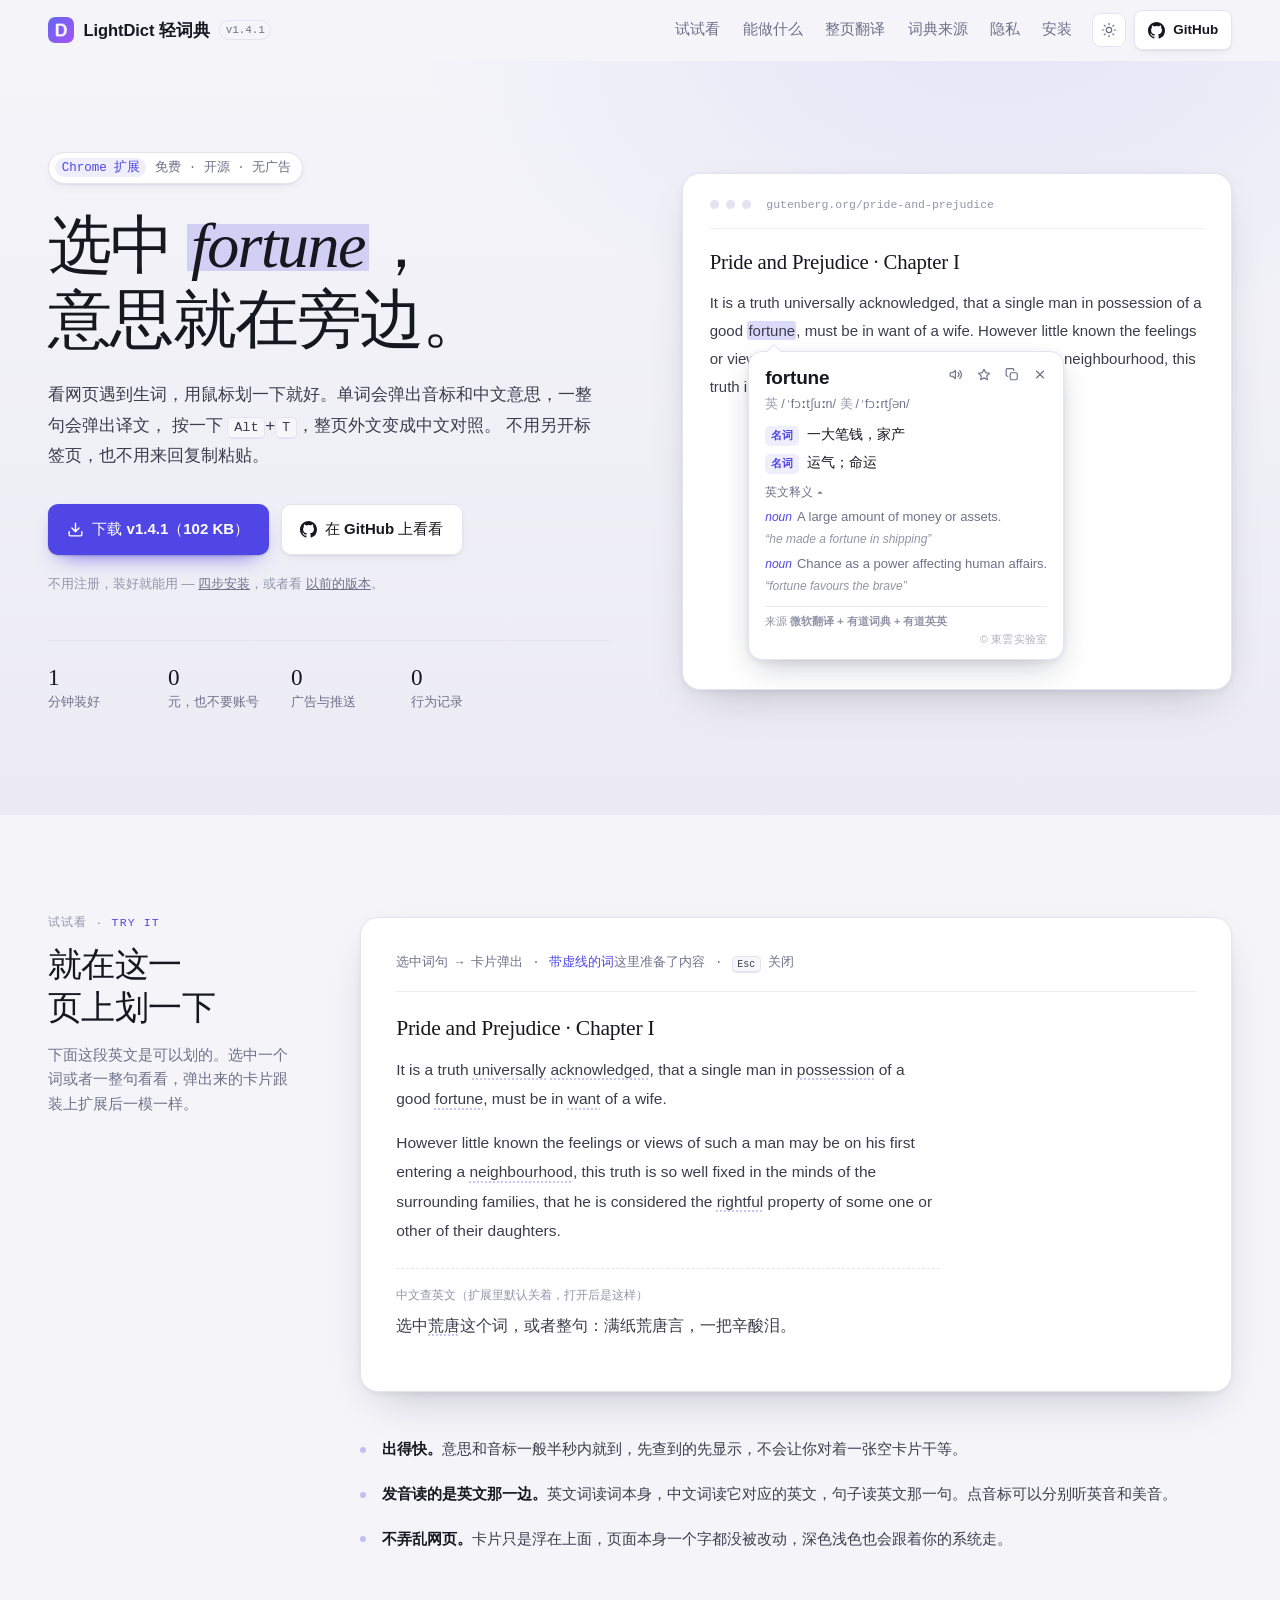
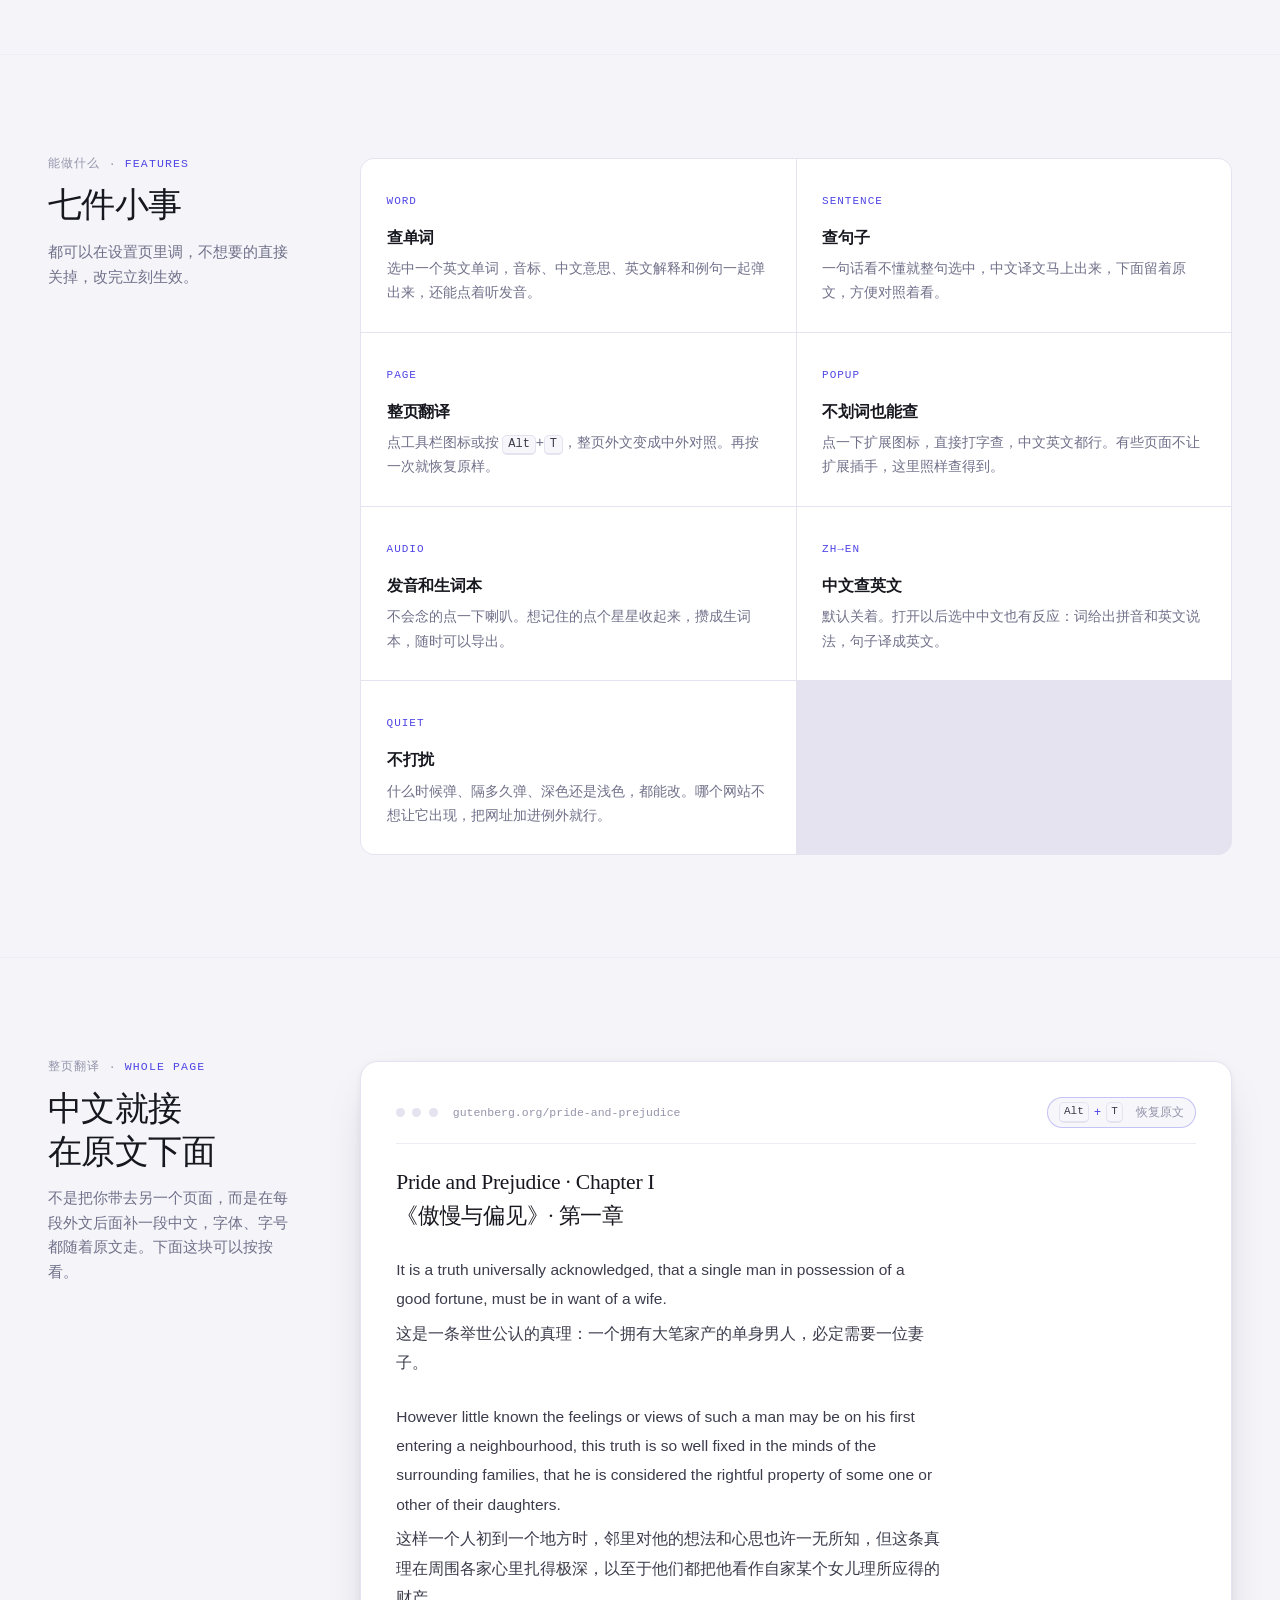
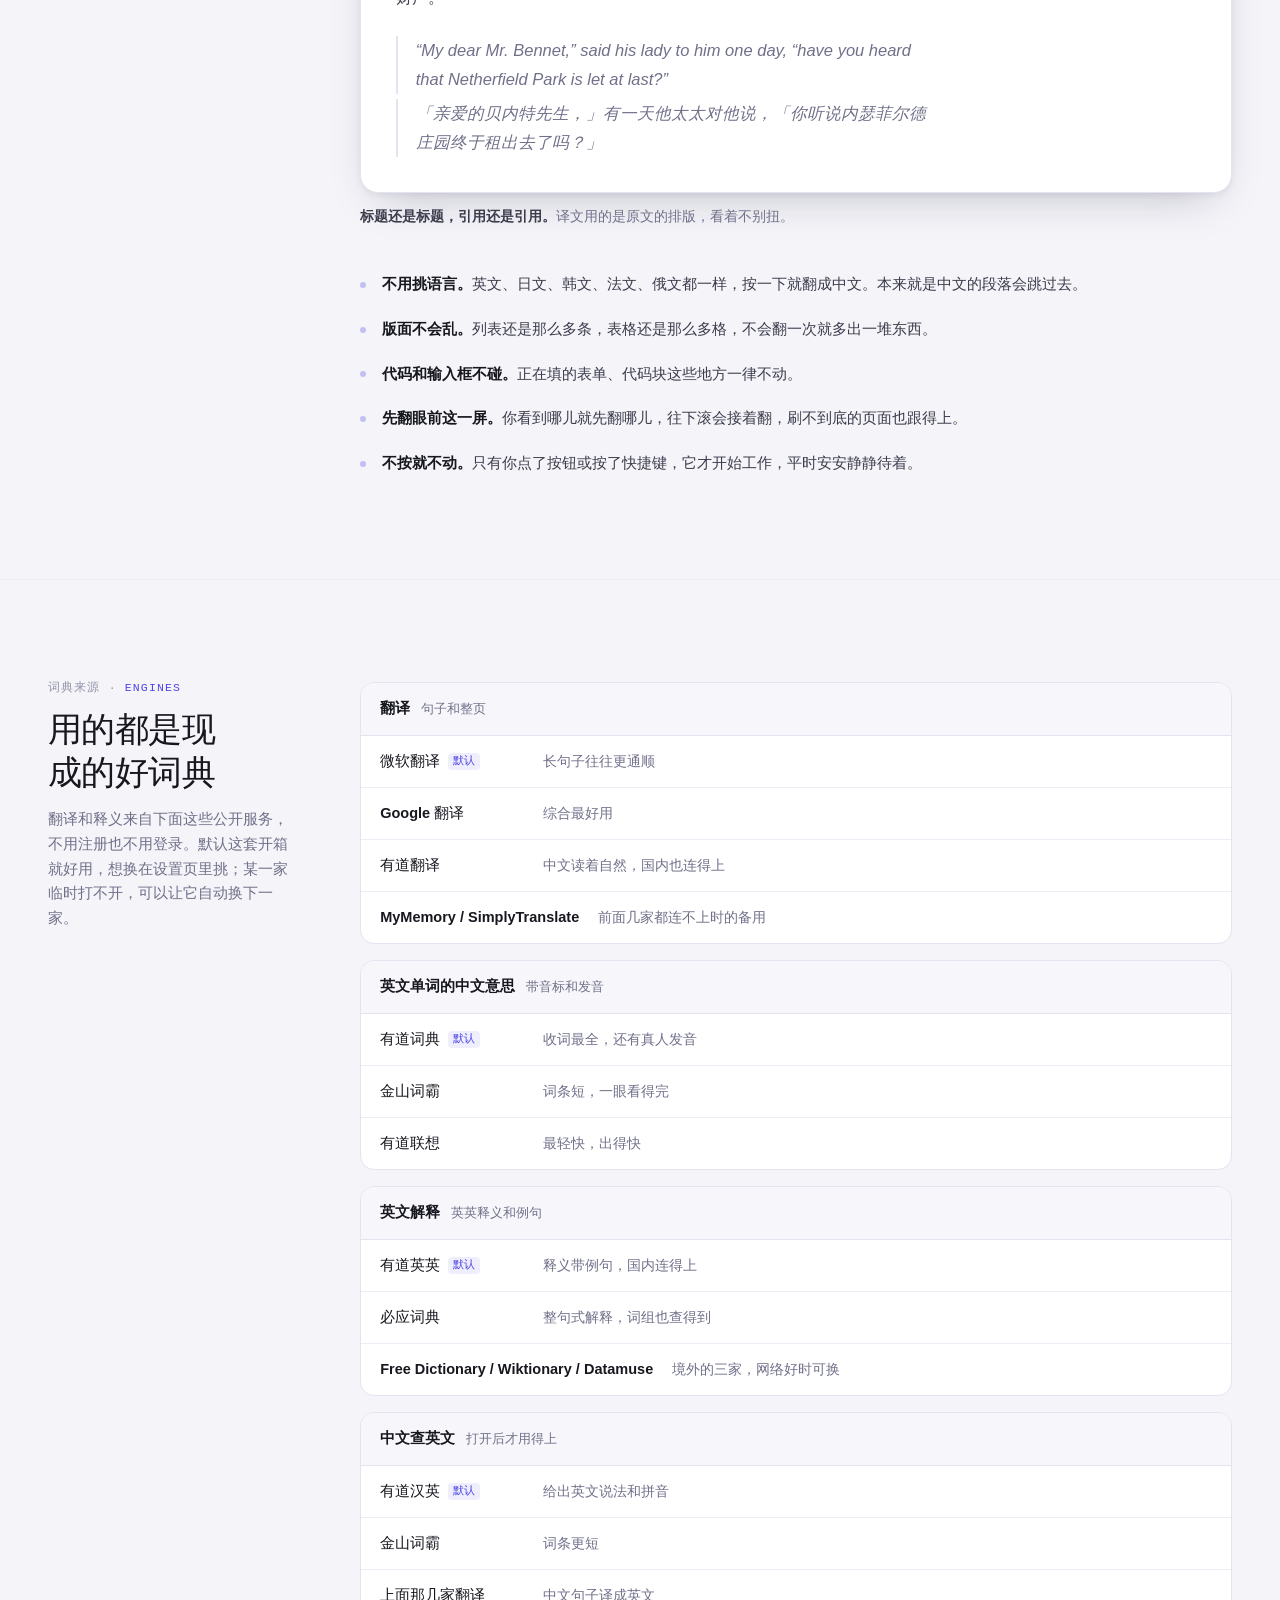
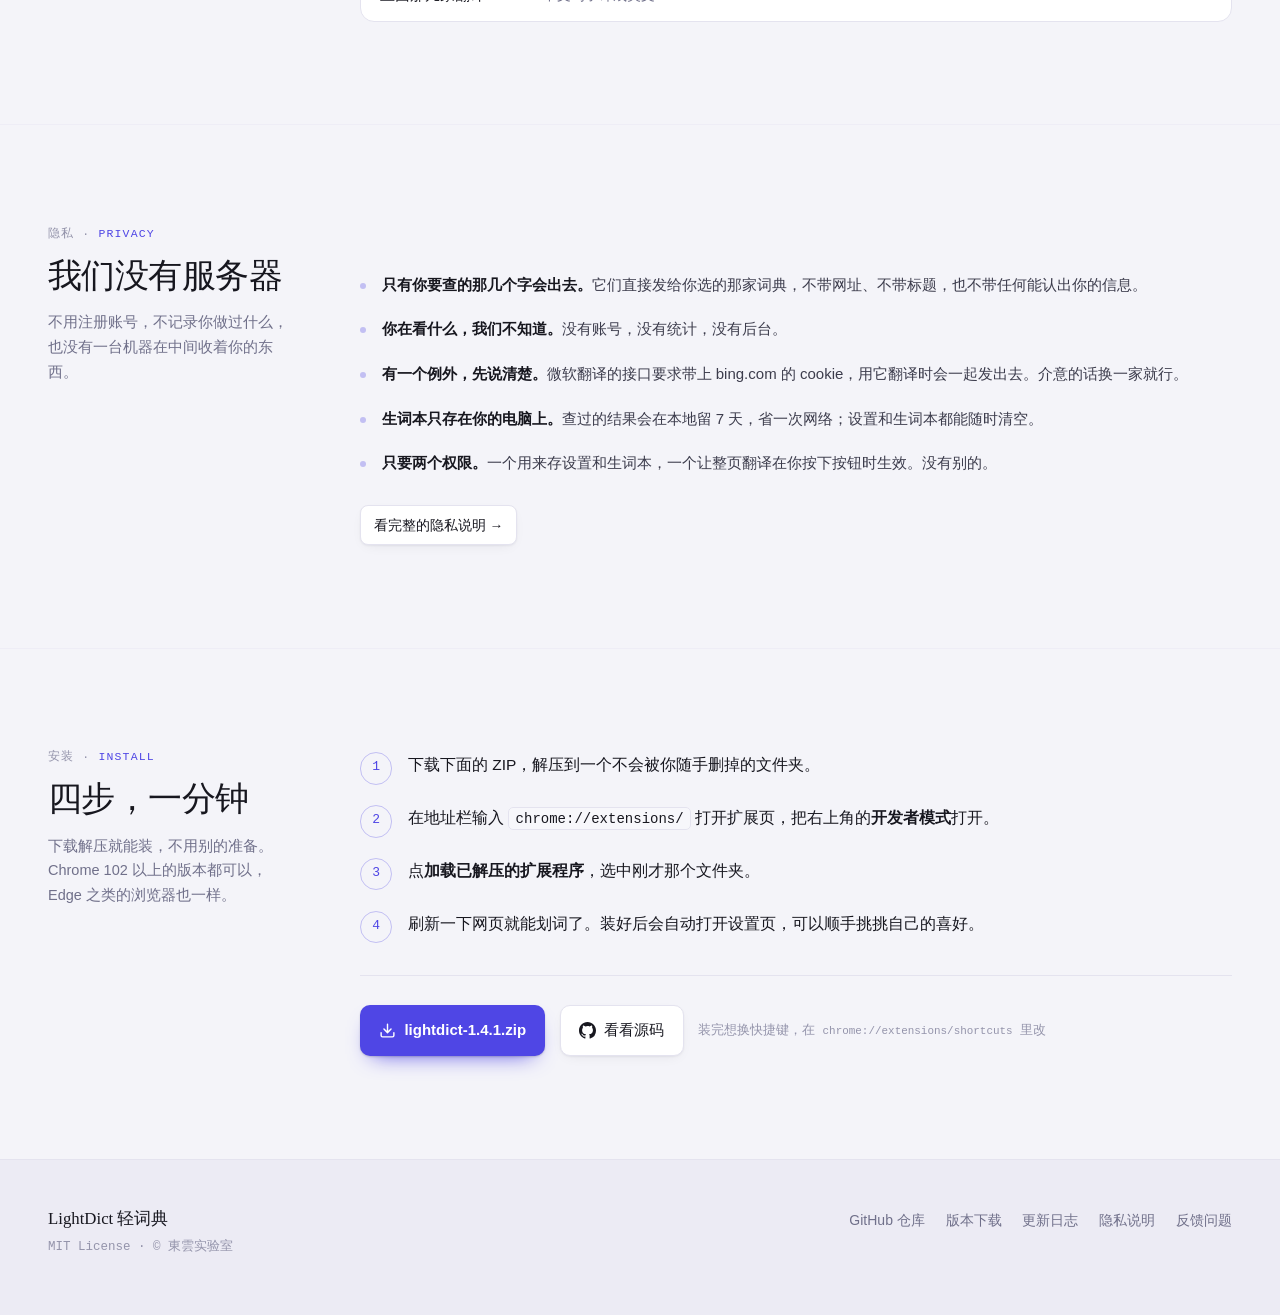
<file: site/index.html>
<!doctype html>
<html lang="zh-CN">
<head>
<meta charset="utf-8" />
<meta name="viewport" content="width=device-width, initial-scale=1" />
<title>LightDict 轻词典</title>
<meta name="description" content="LightDict 轻词典：Chrome 划词翻译扩展。看网页遇到生词，划一下就出中文意思和音标；整句划中出译文；按 Alt+T 整页外文变中文对照。免费、开源、不要账号。" />
<link rel="icon" href="assets/icon.png" />
<meta property="og:title" content="LightDict 轻词典" />
<meta property="og:description" content="看网页遇到生词，划一下就出中文意思。整句能翻，整页也能翻。免费、开源、不要账号。" />
<meta property="og:type" content="website" />
<meta property="og:image" content="https://lightdict.dylab.org/assets/icon@2x.png" />
<meta property="og:url" content="https://lightdict.dylab.org/" />
<link rel="canonical" href="https://lightdict.dylab.org/" />
<style>
/* ─────────────────────────────────────────────────────────────
   LightDict 展示页
   显示字：衬线（词典排印） / 正文：系统无衬线（与卡片同一套字体栈）
   数据字：等宽（接口地址、快捷键、音标）
   靛蓝只出现在「选区」与小色块上，不做大面积渐变。
   ───────────────────────────────────────────────────────────── */

:root {
  color-scheme: light;

  --ground:      #f4f4f9;
  --ground-deep: #ecebf4;
  --surface:     #ffffff;
  --surface-2:   #f7f7fb;
  --ink:         #17171f;
  --ink-2:       #3c3c4c;
  --muted:       #70708a;
  --faint:       #9494ab;
  --line:        #e4e3ef;
  --line-soft:   #eeedf6;

  --accent:      #4f46e5;
  --accent-ink:  #ffffff;
  --accent-soft: rgba(79, 70, 229, .09);
  --accent-band: rgba(79, 70, 229, .20);
  --accent-line: rgba(79, 70, 229, .30);

  --shadow-sm: 0 1px 2px rgba(23, 23, 44, .05), 0 4px 14px -6px rgba(23, 23, 44, .10);
  --shadow-md: 0 2px 6px rgba(23, 23, 44, .06), 0 18px 44px -20px rgba(23, 23, 44, .28);
  --shadow-card: 0 12px 32px -8px rgba(15, 23, 42, .25), 0 2px 8px rgba(15, 23, 42, .08);

  --serif: "Iowan Old Style", "Palatino Linotype", Palatino, "Book Antiqua", Georgia,
           "Source Han Serif SC", "Noto Serif CJK SC", "Noto Serif SC", "Songti SC", STSong, serif;
  --sans: -apple-system, BlinkMacSystemFont, "Segoe UI", "PingFang SC",
          "Hiragino Sans GB", "Microsoft YaHei", Roboto, sans-serif;
  --mono: ui-monospace, SFMono-Regular, "SF Mono", Menlo, Consolas, "Liberation Mono", monospace;

  --measure: 34rem;
  --page: 74rem;
  --radius: 14px;
}

@media (prefers-color-scheme: dark) {
  :root:not([data-theme="light"]) {
    color-scheme: dark;
    --ground:      #0f0f15;
    --ground-deep: #0a0a0f;
    --surface:     #17171f;
    --surface-2:   #1d1d27;
    --ink:         #eaeaf3;
    --ink-2:       #c5c5d6;
    --muted:       #9090a8;
    --faint:       #75758c;
    --line:        #272733;
    --line-soft:   #20202a;

    --accent:      #a5b4fc;
    --accent-ink:  #14141c;
    --accent-soft: rgba(165, 180, 252, .12);
    --accent-band: rgba(165, 180, 252, .24);
    --accent-line: rgba(165, 180, 252, .32);

    --shadow-sm: 0 1px 2px rgba(0, 0, 0, .4), 0 4px 14px -6px rgba(0, 0, 0, .5);
    --shadow-md: 0 2px 6px rgba(0, 0, 0, .4), 0 18px 44px -20px rgba(0, 0, 0, .7);
    --shadow-card: 0 12px 32px -8px rgba(0, 0, 0, .6), 0 2px 8px rgba(0, 0, 0, .35);
  }
}

:root[data-theme="dark"] {
  color-scheme: dark;
  --ground:      #0f0f15;
  --ground-deep: #0a0a0f;
  --surface:     #17171f;
  --surface-2:   #1d1d27;
  --ink:         #eaeaf3;
  --ink-2:       #c5c5d6;
  --muted:       #9090a8;
  --faint:       #75758c;
  --line:        #272733;
  --line-soft:   #20202a;

  --accent:      #a5b4fc;
  --accent-ink:  #14141c;
  --accent-soft: rgba(165, 180, 252, .12);
  --accent-band: rgba(165, 180, 252, .24);
  --accent-line: rgba(165, 180, 252, .32);

  --shadow-sm: 0 1px 2px rgba(0, 0, 0, .4), 0 4px 14px -6px rgba(0, 0, 0, .5);
  --shadow-md: 0 2px 6px rgba(0, 0, 0, .4), 0 18px 44px -20px rgba(0, 0, 0, .7);
  --shadow-card: 0 12px 32px -8px rgba(0, 0, 0, .6), 0 2px 8px rgba(0, 0, 0, .35);
}

* { box-sizing: border-box; }
html { scroll-behavior: smooth; -webkit-text-size-adjust: 100%; }

body {
  margin: 0;
  background: var(--ground);
  color: var(--ink);
  font: 400 16.5px/1.75 var(--sans);
  -webkit-font-smoothing: antialiased;
  text-rendering: optimizeLegibility;
}

::selection { background: var(--accent-band); color: inherit; }

code {
  font-family: var(--mono);
  font-size: .875em;
  font-weight: 500;
  overflow-wrap: anywhere;
}
kbd {
  font: 500 .8em/1.4 var(--mono);
  padding: .15em .42em;
  border: 1px solid var(--line);
  border-bottom-width: 2px;
  border-radius: 5px;
  background: var(--surface-2);
  color: var(--ink-2);
  white-space: nowrap;
}
strong { font-weight: 600; }

a { color: inherit; }
img { display: block; max-width: 100%; height: auto; }
h1, h2, h3, p, ul, ol, figure, dl, dd { margin: 0; }
ul, ol { padding: 0; list-style: none; }
button { font: inherit; color: inherit; }

:focus-visible {
  outline: 2px solid var(--accent);
  outline-offset: 3px;
  border-radius: 4px;
}

.wrap {
  width: min(100% - 2.5rem, var(--page));
  margin-inline: auto;
}

/* ── 页眉 ───────────────────────────────────────────────── */

.masthead {
  position: sticky;
  top: 0;
  z-index: 40;
  background: color-mix(in srgb, var(--ground) 86%, transparent);
  backdrop-filter: saturate(180%) blur(14px);
  -webkit-backdrop-filter: saturate(180%) blur(14px);
  border-bottom: 1px solid transparent;
  transition: border-color .2s ease;
}
.masthead[data-stuck="1"] { border-bottom-color: var(--line); }
.masthead .wrap {
  display: flex;
  align-items: center;
  gap: 1.25rem;
  height: 3.75rem;
}

.brand {
  display: flex;
  align-items: center;
  gap: .6rem;
  text-decoration: none;
  font-weight: 600;
  letter-spacing: -.005em;
  white-space: nowrap;
}
.brand img { width: 26px; height: 26px; border-radius: 7px; }
.brand small {
  font: 500 11px/1 var(--mono);
  color: var(--muted);
  padding: .28em .5em;
  border: 1px solid var(--line);
  border-radius: 999px;
}

.nav { display: flex; gap: 1.4rem; margin-left: auto; font-size: 14.5px; }
.nav a { color: var(--muted); text-decoration: none; transition: color .15s ease; }
.nav a:hover { color: var(--ink); }

.masthead-end { display: flex; align-items: center; gap: .5rem; }
@media (max-width: 860px) {
  .nav { display: none; }
  .masthead-end { margin-left: auto; }
}

.icon-btn {
  display: inline-flex;
  align-items: center;
  justify-content: center;
  width: 34px; height: 34px;
  border: 1px solid var(--line);
  border-radius: 9px;
  background: var(--surface);
  color: var(--muted);
  cursor: pointer;
  transition: color .15s ease, border-color .15s ease;
}
.icon-btn:hover { color: var(--ink); border-color: var(--accent-line); }
.icon-btn svg { width: 16px; height: 16px; }

/* 图标显示的是「当前是哪一种」：浅色显示太阳，深色显示月亮。
   顺序要紧——[data-theme] 的显式选择必须排在系统偏好之后才压得住它。 */
.icon-sun { display: block; }
.icon-moon { display: none; }
@media (prefers-color-scheme: dark) {
  :root:not([data-theme="light"]) .icon-sun { display: none; }
  :root:not([data-theme="light"]) .icon-moon { display: block; }
}
:root[data-theme="dark"] .icon-sun { display: none; }
:root[data-theme="dark"] .icon-moon { display: block; }
:root[data-theme="light"] .icon-sun { display: block; }
:root[data-theme="light"] .icon-moon { display: none; }

/* ── 按钮 ───────────────────────────────────────────────── */

.btn {
  display: inline-flex;
  align-items: center;
  gap: .5rem;
  padding: .72rem 1.15rem;
  border-radius: 10px;
  border: 1px solid transparent;
  font-size: 15px;
  font-weight: 550;
  text-decoration: none;
  cursor: pointer;
  transition: transform .12s ease, box-shadow .18s ease, background .15s ease, border-color .15s ease;
}
.btn svg { width: 17px; height: 17px; flex: none; }
.btn:hover { transform: translateY(-1px); }
.btn:active { transform: none; }

.btn-primary {
  background: var(--accent);
  color: var(--accent-ink);
  box-shadow: 0 1px 2px rgba(23, 23, 44, .18), 0 10px 22px -12px var(--accent);
}
.btn-primary:hover { box-shadow: 0 2px 4px rgba(23, 23, 44, .2), 0 16px 30px -14px var(--accent); }

.btn-ghost {
  background: var(--surface);
  border-color: var(--line);
  color: var(--ink);
  box-shadow: var(--shadow-sm);
}
.btn-ghost:hover { border-color: var(--accent-line); }

.btn-sm { padding: .45rem .8rem; font-size: 13.5px; border-radius: 8px; }

/* ── 版块骨架：词典条目式的悬挂缩进 ───────────────────── */

.section { padding-block: clamp(4rem, 8vw, 7rem); }
.section + .section { border-top: 1px solid var(--line-soft); }
.section > .wrap { display: grid; gap: 2.5rem; }

@media (min-width: 920px) {
  .section > .wrap {
    grid-template-columns: 15.5rem minmax(0, 1fr);
    gap: 4rem;
  }
  .section-head { position: sticky; top: 6rem; align-self: start; }
}

.eyebrow {
  display: block;
  font: 500 11.5px/1 var(--mono);
  letter-spacing: .1em;
  text-transform: uppercase;
  color: var(--faint);
  margin-bottom: .9rem;
}
.eyebrow b { color: var(--accent); font-weight: 500; }

.section-head h2 {
  font: 500 clamp(1.7rem, 3vw, 2.15rem)/1.25 var(--serif);
  letter-spacing: -.015em;
  text-wrap: balance;
}
.section-head p {
  margin-top: .85rem;
  font-size: 14.5px;
  line-height: 1.7;
  color: var(--muted);
  max-width: 22rem;
}

/* ── 主视觉 ─────────────────────────────────────────────── */

.hero {
  position: relative;
  overflow: hidden;
  padding-block: clamp(3.5rem, 7vw, 6rem) clamp(4rem, 8vw, 6.5rem);
  background:
    radial-gradient(60rem 34rem at 78% -8%, var(--accent-soft), transparent 62%),
    linear-gradient(var(--ground), var(--ground-deep));
}
.hero .wrap {
  display: grid;
  gap: clamp(3rem, 6vw, 4.5rem);
  align-items: center;
}
@media (min-width: 1000px) {
  .hero .wrap { grid-template-columns: minmax(0, 1.02fr) minmax(0, 1fr); }
}

.hero-flag {
  display: inline-flex;
  align-items: center;
  gap: .55rem;
  padding: .34rem .7rem .34rem .4rem;
  border: 1px solid var(--line);
  background: var(--surface);
  border-radius: 999px;
  font: 500 12.5px/1 var(--mono);
  color: var(--muted);
  box-shadow: var(--shadow-sm);
}
.hero-flag em {
  font-style: normal;
  padding: .25em .5em;
  border-radius: 999px;
  background: var(--accent-soft);
  color: var(--accent);
}

.hero h1 {
  margin-top: 1.6rem;
  font: 500 clamp(2.5rem, 6.2vw, 4rem)/1.16 var(--serif);
  letter-spacing: -.025em;
  text-wrap: balance;
}
/* 标题里的选区：只盖住字身高度，从左铺到右，像一支笔划过去。 */
.hero h1 .picked {
  font-family: var(--serif);
  font-style: italic;
  background-image: linear-gradient(var(--accent-band), var(--accent-band));
  background-repeat: no-repeat;
  background-size: 0% .74em;
  background-position: 0 calc(100% - .16em);
  border-radius: 3px;
  padding: 0 .06em;
  transition: background-size .42s cubic-bezier(.22, 1, .36, 1);
}
.hero.lit h1 .picked { background-size: 100% .74em; }

.hero-lede {
  margin-top: 1.4rem;
  max-width: var(--measure);
  font-size: 17px;
  line-height: 1.8;
  color: var(--ink-2);
}

.hero-cta { display: flex; flex-wrap: wrap; gap: .75rem; margin-top: 2rem; }

.hero-fine {
  margin-top: 1.1rem;
  font-size: 13px;
  color: var(--faint);
}
.hero-fine a { color: var(--muted); }

.figures {
  display: flex;
  flex-wrap: wrap;
  gap: 1.4rem 0;
  margin-top: 2.75rem;
  border-top: 1px solid var(--line);
  padding-top: 1.5rem;
}
.figures div { padding-right: 2rem; min-width: 7.5rem; }
.figures dt {
  font: 500 1.45rem/1.1 var(--serif);
  font-variant-numeric: tabular-nums;
  letter-spacing: -.01em;
}
.figures dd {
  margin-top: .3rem;
  font: 400 12.5px/1.4 var(--mono);
  color: var(--muted);
}

/* ── 主视觉里的「页面片段 + 卡片」 ────────────────────── */

.mock {
  position: relative;
  padding: 1.6rem 1.7rem 2rem;
  border: 1px solid var(--line);
  border-radius: 18px;
  background: var(--surface);
  box-shadow: var(--shadow-md);
}
.mock-bar {
  display: flex;
  align-items: center;
  gap: .45rem;
  padding-bottom: 1.1rem;
  margin-bottom: 1.2rem;
  border-bottom: 1px solid var(--line-soft);
}
.mock-bar i {
  width: 9px; height: 9px; border-radius: 50%;
  background: var(--line);
}
.mock-bar span {
  margin-left: .5rem;
  font: 400 11.5px/1 var(--mono);
  color: var(--faint);
}
.mock h3 {
  font: 500 1.3rem/1.35 var(--serif);
  letter-spacing: -.01em;
  margin-bottom: .8rem;
}
.mock p {
  font-size: 15px;
  line-height: 1.85;
  color: var(--ink-2);
}
/* 选区高亮：由 0% 铺到 100%，模拟鼠标划过去的那一下。 */
.picked-word {
  background-image: linear-gradient(var(--accent-band), var(--accent-band));
  background-repeat: no-repeat;
  background-size: 0% 100%;
  border-radius: 3px;
  padding: .06em .08em;
  transition: background-size .38s cubic-bezier(.22, 1, .36, 1);
}
.mock.lit .picked-word { background-size: 100% 100%; }

/* 卡片是绝对定位的，靠这个空槽把它的高度还给版面。 */
.mock-card-slot { position: relative; height: 0; transition: height .3s ease; }

/* ── 试用区 ─────────────────────────────────────────────── */

.lab {
  position: relative;
  border: 1px solid var(--line);
  border-radius: 18px;
  background: var(--surface);
  box-shadow: var(--shadow-md);
  padding: clamp(1.4rem, 3vw, 2.2rem);
  padding-bottom: clamp(2.4rem, 4vw, 3.4rem);
}
.lab-hint {
  display: flex;
  align-items: baseline;
  gap: .6rem;
  flex-wrap: wrap;
  padding-bottom: 1.1rem;
  margin-bottom: 1.4rem;
  border-bottom: 1px solid var(--line-soft);
  font: 400 12.5px/1.6 var(--mono);
  color: var(--muted);
}
.lab-hint b { color: var(--accent); font-weight: 500; }

.lab article { max-width: var(--measure); }
.lab article h3 {
  font: 500 1.35rem/1.35 var(--serif);
  letter-spacing: -.012em;
  margin-bottom: .7rem;
}
.lab article p { font-size: 15.5px; line-height: 1.9; color: var(--ink-2); }
.lab article p + p { margin-top: .9rem; }
.lab article .zh-line {
  margin-top: 1.4rem;
  padding-top: 1.1rem;
  border-top: 1px dashed var(--line);
}
.lab article .zh-line small {
  display: block;
  font: 400 11.5px/1.6 var(--mono);
  color: var(--faint);
  margin-bottom: .35rem;
}
.has-entry {
  text-decoration: underline dotted var(--accent-line);
  text-underline-offset: 4px;
  text-decoration-thickness: 1.5px;
}

/* ── 功能网格 ───────────────────────────────────────────── */

/* 八张卡片：两列刚好四行，不会剩下空格子露出网格底色。 */
.grid-features {
  display: grid;
  grid-template-columns: minmax(0, 1fr);
  gap: 1px;
  background: var(--line);
  border: 1px solid var(--line);
  border-radius: var(--radius);
  overflow: hidden;
}
@media (min-width: 640px) {
  .grid-features { grid-template-columns: repeat(2, minmax(0, 1fr)); }
}
.feature {
  background: var(--surface);
  padding: 1.6rem 1.6rem 1.7rem;
}
.feature-key {
  font: 500 11px/1 var(--mono);
  letter-spacing: .09em;
  color: var(--accent);
  text-transform: uppercase;
}
.feature h3 {
  margin-top: .85rem;
  font: 600 15.5px/1.4 var(--sans);
  letter-spacing: -.005em;
}
.feature p {
  margin-top: .5rem;
  font-size: 14px;
  line-height: 1.72;
  color: var(--muted);
}
.feature kbd {
  font: 500 12px/1.4 var(--mono);
  padding: .1em .4em;
  border: 1px solid var(--line);
  border-bottom-width: 2px;
  border-radius: 5px;
  background: var(--surface-2);
  color: var(--ink-2);
  white-space: nowrap;
}

/* ── 整页翻译演示 ───────────────────────────────────────── */

figure.plate { display: grid; gap: .8rem; }
figure.plate figcaption {
  font-size: 13.5px;
  line-height: 1.6;
  color: var(--muted);
}
figure.plate figcaption b { color: var(--ink-2); font-weight: 600; }

.pagemock {
  border: 1px solid var(--line);
  border-radius: 18px;
  background: var(--surface);
  box-shadow: var(--shadow-md);
  padding: clamp(1.4rem, 3vw, 2.2rem);
}
.pagemock .mock-bar { padding-bottom: .95rem; margin-bottom: 1.5rem; }
.pagemock-btn {
  margin-left: auto;
  display: inline-flex;
  align-items: center;
  gap: .34rem;
  padding: .26rem .68rem;
  border: 1px solid var(--line);
  border-radius: 999px;
  background: var(--surface-2);
  color: var(--muted);
  font: 500 12px/1.7 var(--sans);
  cursor: pointer;
  transition: color .16s ease, border-color .16s ease, background .16s ease;
}
.pagemock-btn kbd { font-size: 11px; padding: .1em .34em; }
.pagemock-btn:hover { color: var(--ink); border-color: var(--accent-line); }
.pagemock.on .pagemock-btn { color: var(--accent); border-color: var(--accent-line); }

.pagemock-doc { max-width: var(--measure); }
.pagemock-doc h3 {
  font: 500 1.35rem/1.35 var(--serif);
  letter-spacing: -.012em;
}
.pagemock-doc p { font-size: 15.5px; line-height: 1.9; color: var(--ink-2); }
.pagemock-doc blockquote {
  margin: 0;              /* 浏览器默认给 blockquote 的 1em 40px 会把译文顶开 */
  padding-left: 1.1rem;
  border-left: 2px solid var(--line);
  font-style: italic;
  color: var(--muted);
}
.pagemock-doc > * + * { margin-top: .9rem; }
/* 译文块之间贴着原文，靠间距把「一段原文 + 一段译文」并成一组。 */
.pagemock-doc > .tr { margin-top: .3rem; }
.pagemock-doc > .tr + :not(.tr) { margin-top: 1.5rem; }

/* 译文默认藏起来，按下按钮才逐段补上——和扩展里 pageStyle: plain 一样，
   字体字号完全跟着原文，只是内容换成中文。 */
.pagemock-doc .tr { display: none; }
.pagemock.on .pagemock-doc .tr { display: block; }
@media (prefers-reduced-motion: no-preference) {
  .pagemock.on .pagemock-doc .tr { animation: tr-in .34s cubic-bezier(.22, 1, .36, 1) both; }
  @keyframes tr-in { from { opacity: 0; transform: translateY(-3px); } to { opacity: 1; transform: none; } }
}

/* 项目符号用绝对定位而不是网格：li 里有 <b>、<code> 这些行内元素，
   一旦把 li 变成 grid，它们就各自成了网格项，整段话会被拆散。 */
.notes { display: grid; gap: 1.15rem; margin-top: 2.75rem; }
.notes li {
  position: relative;
  padding-left: 1.35rem;
  font-size: 15px;
  line-height: 1.75;
  color: var(--ink-2);
}
.notes li::before {
  content: "";
  position: absolute;
  left: 0;
  top: .72em;
  width: 6px; height: 6px;
  border-radius: 50%;
  background: var(--accent-line);
}
.notes b { color: var(--ink); font-weight: 600; }
.notes code {
  font: 500 13.5px/1 var(--mono);
  padding: .15em .4em;
  border-radius: 5px;
  background: var(--accent-soft);
  color: var(--accent);
}

/* ── 引擎 ───────────────────────────────────────────────── */

.engines { display: grid; gap: 1rem; }
.engine-group {
  border: 1px solid var(--line);
  border-radius: var(--radius);
  background: var(--surface);
  overflow: hidden;
}
.engine-group > h3 {
  display: flex;
  align-items: baseline;
  gap: .7rem;
  flex-wrap: wrap;
  padding: .95rem 1.2rem;
  background: var(--surface-2);
  border-bottom: 1px solid var(--line);
  font: 600 14.5px/1.4 var(--sans);
}
.engine-group > h3 span {
  font: 400 12.5px/1.5 var(--mono);
  color: var(--muted);
}
.engine-list { display: grid; }
.engine-list li {
  display: grid;
  grid-template-columns: minmax(9rem, auto) minmax(0, 1fr);
  gap: .3rem 1.2rem;
  align-items: baseline;
  padding: .8rem 1.2rem;
  font-size: 14.5px;
}
.engine-list li + li { border-top: 1px solid var(--line-soft); }
.engine-list .name { display: flex; align-items: center; gap: .5rem; font-weight: 550; }
.engine-list .name em {
  font: 500 10.5px/1 var(--mono);
  font-style: normal;
  padding: .3em .45em;
  border-radius: 4px;
  background: var(--accent-soft);
  color: var(--accent);
  letter-spacing: .04em;
}
.engine-list .endpoint {
  font: 400 13.5px/1.6 var(--sans);
  color: var(--muted);
  overflow-wrap: anywhere;
}
@media (max-width: 640px) {
  .engine-list li { grid-template-columns: minmax(0, 1fr); }
}

/* ── 安装 ───────────────────────────────────────────────── */

.steps { counter-reset: step; display: grid; gap: 1.4rem; }
.steps li {
  counter-increment: step;
  position: relative;
  padding-left: 3rem;
  min-height: 1.9rem;
  font-size: 15.5px;
  line-height: 1.75;
}
.steps li::before {
  content: counter(step);
  position: absolute;
  left: 0;
  top: .1em;
  width: 1.9rem; height: 1.9rem;
  font: 500 13px/1.8rem var(--mono);
  text-align: center;
  border-radius: 50%;
  border: 1px solid var(--accent-line);
  color: var(--accent);
}
.steps code {
  font: 500 14px/1 var(--mono);
  padding: .18em .45em;
  border-radius: 5px;
  background: var(--surface-2);
  border: 1px solid var(--line);
  overflow-wrap: anywhere;
}

.download-bar {
  display: flex;
  flex-wrap: wrap;
  align-items: center;
  gap: .9rem;
  margin-top: 2.2rem;
  padding-top: 1.8rem;
  border-top: 1px solid var(--line);
}
.download-bar p {
  font: 400 12.5px/1.6 var(--mono);
  color: var(--faint);
  flex: 1 1 12rem;
}

/* ── 页脚 ───────────────────────────────────────────────── */

.colophon {
  border-top: 1px solid var(--line);
  background: var(--ground-deep);
  padding-block: 3rem 3.5rem;
}
.colophon .wrap {
  display: flex;
  flex-wrap: wrap;
  gap: 1.5rem 2.5rem;
  align-items: flex-start;
  justify-content: space-between;
}
.colophon-id { display: grid; gap: .5rem; }
.colophon-id strong { font: 500 1.05rem/1.3 var(--serif); }
.colophon-id span { font: 400 12.5px/1.7 var(--mono); color: var(--faint); }
.colophon nav { display: flex; flex-wrap: wrap; gap: 1.3rem; font-size: 14px; }
.colophon nav a { color: var(--muted); text-decoration: none; }
.colophon nav a:hover { color: var(--ink); text-decoration: underline; text-underline-offset: 3px; }

/* ── 词典卡片：与扩展内的样式同源 ─────────────────────── */

.ld-card {
  --bg: var(--surface);
  --fg: var(--ink);
  --c-muted: var(--muted);
  --c-line: var(--line);
  --c-accent: var(--accent);
  --c-accent-soft: var(--accent-soft);

  position: absolute;
  z-index: 20;
  width: max-content;
  min-width: 240px;
  max-width: 340px;
  padding: 14px 16px 12px;
  border-radius: 14px;
  border: 1px solid var(--c-line);
  background: var(--bg);
  color: var(--fg);
  box-shadow: var(--shadow-card);
  font: 400 14px/1.6 var(--sans);
  text-align: left;
  opacity: 0;
  transform: translateY(-4px) scale(.98);
  transition: opacity .16s ease, transform .16s cubic-bezier(.22, 1, .36, 1);
  overflow-wrap: break-word;
}
.ld-card.ld-show { opacity: 1; transform: none; }
.ld-card[hidden] { display: none; }

.ld-arrow {
  position: absolute;
  width: 10px; height: 10px;
  background: var(--bg);
  border-left: 1px solid var(--c-line);
  border-top: 1px solid var(--c-line);
  transform: rotate(45deg);
  top: -6px;
}
.ld-card[data-place="above"] .ld-arrow { top: auto; bottom: -6px; transform: rotate(225deg); }

.ld-head { display: flex; align-items: flex-start; gap: 10px; }
.ld-title { flex: 1; min-width: 0; }
.ld-word {
  display: block; font-size: 19px; font-weight: 600; letter-spacing: -.01em;
  line-height: 1.3; word-break: break-word;
}
.ld-phon { display: block; margin-top: 3px; font-size: 12.5px; color: var(--c-muted); }
.ld-phon b { font-weight: 500; color: var(--c-muted); opacity: .7; margin-right: 3px; }
.ld-phon-btn {
  font: inherit; color: inherit; border: 0; padding: 0; background: transparent;
  cursor: pointer; border-radius: 4px;
}
.ld-phon-btn:hover, .ld-phon-btn:hover b { color: var(--c-accent); opacity: 1; }

.ld-actions { display: flex; gap: 2px; flex-shrink: 0; margin: -4px -6px 0 0; }
.ld-btn {
  display: inline-flex; align-items: center; justify-content: center;
  width: 26px; height: 26px; border: 0; border-radius: 7px;
  background: transparent; color: var(--c-muted); cursor: pointer;
  transition: background .12s ease, color .12s ease;
}
.ld-btn:hover { background: var(--c-accent-soft); color: var(--c-accent); }
.ld-btn svg { width: 15px; height: 15px; display: block; }
.ld-btn.ld-on { color: #f59e0b; }
.ld-btn.ld-on svg { fill: #f59e0b; }

.ld-body { margin-top: 10px; }
.ld-def { display: flex; gap: 8px; margin-top: 6px; font-size: 13.5px; }
.ld-def:first-child { margin-top: 0; }
.ld-pos {
  flex-shrink: 0; min-width: 34px; height: 20px; padding: 0 6px;
  display: inline-flex; align-items: center; justify-content: center;
  border-radius: 5px; background: var(--c-accent-soft); color: var(--c-accent);
  font-size: 11px; font-weight: 600; line-height: 1; margin-top: 2px;
}
.ld-terms { flex: 1; min-width: 0; }

.ld-trans { font-size: 15px; line-height: 1.65; }
.ld-orig {
  margin-top: 9px; padding-top: 9px; border-top: 1px dashed var(--c-line);
  font-size: 12.5px; color: var(--c-muted); font-style: italic;
}

.ld-en { margin-top: 4px; font-size: 13px; color: var(--c-muted); }
.ld-en-pos { color: var(--c-accent); font-style: italic; font-size: 12px; margin-right: 5px; }
.ld-en li { margin-top: 5px; }
.ld-en .ld-ex { display: block; margin-top: 2px; opacity: .75; font-style: italic; font-size: 12px; }

.ld-toggle {
  margin-top: 9px; border: 0; background: transparent; padding: 0;
  color: var(--c-muted); font-size: 12px; cursor: pointer; font-family: inherit;
}
.ld-toggle:hover { color: var(--c-accent); }

.ld-src {
  margin-top: 10px; padding-top: 7px; border-top: 1px solid var(--c-line);
  font-size: 11px; line-height: 1.4; color: var(--c-muted); opacity: .75;
}
.ld-src b { font-weight: 600; color: inherit; }

.ld-brand {
  margin-top: 3px; font-size: 10.5px; line-height: 1.4;
  color: var(--c-muted); opacity: .55; text-align: right; letter-spacing: .02em;
}

.ld-wait {
  display: block; height: 11px; border-radius: 5px; margin-top: 8px;
  background: linear-gradient(90deg, var(--c-line), var(--c-accent-soft), var(--c-line));
  background-size: 200% 100%; animation: ld-shine 1.1s linear infinite;
}
@keyframes ld-shine { from { background-position: 200% 0; } to { background-position: -200% 0; } }
.ld-phon .ld-wait { width: 86px; height: 9px; margin-top: 6px; }
.ld-terms .ld-wait { width: 74%; margin-top: 4px; }
.ld-en .ld-wait { width: 88%; margin-top: 6px; }
.ld-pos-wait { background: var(--c-line); color: transparent; }
.ld-toggle-wait { display: block; margin-top: 9px; color: var(--c-muted); font-size: 12px; }

.ld-miss { font-size: 13px; color: var(--c-muted); }
.ld-miss b { display: block; color: var(--fg); font-weight: 600; margin-bottom: 3px; }
.ld-miss a {
  display: inline-block; margin-top: 8px; color: var(--c-accent);
  font-weight: 550; text-decoration: none;
}
.ld-miss a:hover { text-decoration: underline; text-underline-offset: 3px; }

/* ── 出场 ───────────────────────────────────────────────── */

.reveal { opacity: 0; transform: translateY(14px); }
.reveal.in { opacity: 1; transform: none; transition: opacity .55s ease, transform .55s cubic-bezier(.22, 1, .36, 1); }

@media (prefers-reduced-motion: reduce) {
  html { scroll-behavior: auto; }
  *, *::before, *::after { animation-duration: .001ms !important; transition-duration: .001ms !important; }
  .reveal { opacity: 1; transform: none; }
}
</style>
</head>
<body>

<header class="masthead" id="masthead">
  <div class="wrap">
    <a class="brand" href="#top">
      <img src="assets/icon.png" alt="" width="26" height="26" />
      LightDict 轻词典
      <small>v1.4.1</small>
    </a>
    <nav class="nav">
      <a href="#try">试试看</a>
      <a href="#features">能做什么</a>
      <a href="#page">整页翻译</a>
      <a href="#engines">词典来源</a>
      <a href="#privacy">隐私</a>
      <a href="#install">安装</a>
    </nav>
    <div class="masthead-end">
      <button class="icon-btn" id="theme-btn" type="button" aria-label="切换深浅色">
        <svg class="icon-sun" viewBox="0 0 24 24" fill="none" stroke="currentColor" stroke-width="1.8" stroke-linecap="round"><circle cx="12" cy="12" r="4"/><path d="M12 2v2M12 20v2M4.9 4.9l1.4 1.4M17.7 17.7l1.4 1.4M2 12h2M20 12h2M4.9 19.1l1.4-1.4M17.7 6.3l1.4-1.4"/></svg>
        <svg class="icon-moon" viewBox="0 0 24 24" fill="none" stroke="currentColor" stroke-width="1.8" stroke-linecap="round" stroke-linejoin="round"><path d="M21 12.8A9 9 0 1 1 11.2 3a7 7 0 0 0 9.8 9.8z"/></svg>
      </button>
      <a class="btn btn-ghost btn-sm" href="https://github.com/nani-kun/lightdict" target="_blank" rel="noopener">
        <svg viewBox="0 0 16 16" fill="currentColor" aria-hidden="true"><path d="M8 0C3.58 0 0 3.58 0 8c0 3.54 2.29 6.53 5.47 7.59.4.07.55-.17.55-.38 0-.19-.01-.82-.01-1.49-2.01.37-2.53-.49-2.69-.94-.09-.23-.48-.94-.82-1.13-.28-.15-.68-.52-.01-.53.63-.01 1.08.58 1.23.82.72 1.21 1.87.87 2.33.66.07-.52.28-.87.51-1.07-1.78-.2-3.64-.89-3.64-3.95 0-.87.31-1.59.82-2.15-.08-.2-.36-1.02.08-2.12 0 0 .67-.21 2.2.82a7.4 7.4 0 0 1 2-.27c.68 0 1.36.09 2 .27 1.53-1.04 2.2-.82 2.2-.82.44 1.1.16 1.92.08 2.12.51.56.82 1.27.82 2.15 0 3.07-1.87 3.75-3.65 3.95.29.25.54.73.54 1.48 0 1.07-.01 1.93-.01 2.2 0 .21.15.46.55.38A8.01 8.01 0 0 0 16 8c0-4.42-3.58-8-8-8z"/></svg>
        GitHub
      </a>
    </div>
  </div>
</header>

<main id="top">

  <!-- ── 主视觉 ─────────────────────────────────────────── -->
  <section class="hero" id="hero">
    <div class="wrap">
      <div>
        <span class="hero-flag"><em>Chrome 扩展</em> 免费 · 开源 · 无广告</span>

        <h1>选中 <span class="picked">fortune</span>，<br />意思就在旁边。</h1>

        <p class="hero-lede">
          看网页遇到生词，用鼠标划一下就好。单词会弹出音标和中文意思，一整句会弹出译文，
          按一下 <kbd>Alt</kbd>+<kbd>T</kbd>，整页外文变成中文对照。
          不用另开标签页，也不用来回复制粘贴。
        </p>

        <div class="hero-cta">
          <a class="btn btn-primary" href="https://github.com/nani-kun/lightdict/releases/download/v1.4.1/lightdict-1.4.1.zip">
            <svg viewBox="0 0 24 24" fill="none" stroke="currentColor" stroke-width="2" stroke-linecap="round" stroke-linejoin="round"><path d="M21 15v4a2 2 0 0 1-2 2H5a2 2 0 0 1-2-2v-4"/><path d="M7 10l5 5 5-5M12 15V3"/></svg>
            下载 v1.4.1（102 KB）
          </a>
          <a class="btn btn-ghost" href="https://github.com/nani-kun/lightdict" target="_blank" rel="noopener">
            <svg viewBox="0 0 16 16" fill="currentColor" aria-hidden="true"><path d="M8 0C3.58 0 0 3.58 0 8c0 3.54 2.29 6.53 5.47 7.59.4.07.55-.17.55-.38 0-.19-.01-.82-.01-1.49-2.01.37-2.53-.49-2.69-.94-.09-.23-.48-.94-.82-1.13-.28-.15-.68-.52-.01-.53.63-.01 1.08.58 1.23.82.72 1.21 1.87.87 2.33.66.07-.52.28-.87.51-1.07-1.78-.2-3.64-.89-3.64-3.95 0-.87.31-1.59.82-2.15-.08-.2-.36-1.02.08-2.12 0 0 .67-.21 2.2.82a7.4 7.4 0 0 1 2-.27c.68 0 1.36.09 2 .27 1.53-1.04 2.2-.82 2.2-.82.44 1.1.16 1.92.08 2.12.51.56.82 1.27.82 2.15 0 3.07-1.87 3.75-3.65 3.95.29.25.54.73.54 1.48 0 1.07-.01 1.93-.01 2.2 0 .21.15.46.55.38A8.01 8.01 0 0 0 16 8c0-4.42-3.58-8-8-8z"/></svg>
            在 GitHub 上看看
          </a>
        </div>

        <p class="hero-fine">
          不用注册，装好就能用 —
          <a href="#install">四步安装</a>，或者看
          <a href="https://github.com/nani-kun/lightdict/releases" target="_blank" rel="noopener">以前的版本</a>。
        </p>

        <dl class="figures">
          <div><dt>1</dt><dd>分钟装好</dd></div>
          <div><dt>0</dt><dd>元，也不要账号</dd></div>
          <div><dt>0</dt><dd>广告与推送</dd></div>
          <div><dt>0</dt><dd>行为记录</dd></div>
        </dl>
      </div>

      <div class="mock" id="mock">
        <div class="mock-bar"><i></i><i></i><i></i><span>gutenberg.org/pride-and-prejudice</span></div>
        <h3>Pride and Prejudice · Chapter I</h3>
        <p id="mock-text">It is a truth universally acknowledged, that a single man in possession of a good <span class="picked-word">fortune</span>, must be in want of a wife. However little known the feelings or views of such a man may be on his first entering a neighbourhood, this truth is so well fixed…</p>
        <div class="mock-card-slot" id="mock-slot"></div>
      </div>
    </div>
  </section>

  <!-- ── 试试看 ─────────────────────────────────────────── -->
  <section class="section" id="try">
    <div class="wrap">
      <div class="section-head">
        <span class="eyebrow">试试看 · <b>try it</b></span>
        <h2>就在这一页上划一下</h2>
        <p>下面这段英文是可以划的。选中一个词或者一整句看看，弹出来的卡片跟装上扩展后一模一样。</p>
      </div>

      <div>
        <div class="lab" id="lab">
          <div class="lab-hint">
            <span>选中词句 → 卡片弹出</span>
            <span>·</span>
            <span><b>带虚线的词</b>这里准备了内容</span>
            <span>·</span>
            <span><kbd>Esc</kbd> 关闭</span>
          </div>

          <article id="lab-text">
            <h3>Pride and Prejudice · Chapter I</h3>
            <p>It is a truth <span class="has-entry">universally</span> <span class="has-entry">acknowledged</span>, that a single man in <span class="has-entry">possession</span> of a good <span class="has-entry">fortune</span>, must be in <span class="has-entry">want</span> of a wife.</p>
            <p>However little known the feelings or views of such a man may be on his first entering a <span class="has-entry">neighbourhood</span>, this truth is so well fixed in the minds of the surrounding families, that he is considered the <span class="has-entry">rightful</span> property of some one or other of their daughters.</p>
            <p class="zh-line">
              <small>中文查英文（扩展里默认关着，打开后是这样）</small>
              选中<span class="has-entry">荒唐</span>这个词，或者整句：满纸荒唐言，一把辛酸泪。
            </p>
          </article>
        </div>

        <ul class="notes">
          <li><b>出得快。</b>意思和音标一般半秒内就到，先查到的先显示，不会让你对着一张空卡片干等。</li>
          <li><b>发音读的是英文那一边。</b>英文词读词本身，中文词读它对应的英文，句子读英文那一句。点音标可以分别听英音和美音。</li>
          <li><b>不弄乱网页。</b>卡片只是浮在上面，页面本身一个字都没被改动，深色浅色也会跟着你的系统走。</li>
        </ul>
      </div>
    </div>
  </section>

  <!-- ── 功能 ───────────────────────────────────────────── -->
  <section class="section" id="features">
    <div class="wrap">
      <div class="section-head">
        <span class="eyebrow">能做什么 · <b>features</b></span>
        <h2>七件小事</h2>
        <p>都可以在设置页里调，不想要的直接关掉，改完立刻生效。</p>
      </div>

      <div class="grid-features">
        <div class="feature">
          <span class="feature-key">word</span>
          <h3>查单词</h3>
          <p>选中一个英文单词，音标、中文意思、英文解释和例句一起弹出来，还能点着听发音。</p>
        </div>
        <div class="feature">
          <span class="feature-key">sentence</span>
          <h3>查句子</h3>
          <p>一句话看不懂就整句选中，中文译文马上出来，下面留着原文，方便对照着看。</p>
        </div>
        <div class="feature">
          <span class="feature-key">page</span>
          <h3>整页翻译</h3>
          <p>点工具栏图标或按 <kbd>Alt</kbd>+<kbd>T</kbd>，整页外文变成中外对照。再按一次就恢复原样。</p>
        </div>
        <div class="feature">
          <span class="feature-key">popup</span>
          <h3>不划词也能查</h3>
          <p>点一下扩展图标，直接打字查，中文英文都行。有些页面不让扩展插手，这里照样查得到。</p>
        </div>
        <div class="feature">
          <span class="feature-key">audio</span>
          <h3>发音和生词本</h3>
          <p>不会念的点一下喇叭。想记住的点个星星收起来，攒成生词本，随时可以导出。</p>
        </div>
        <div class="feature">
          <span class="feature-key">zh→en</span>
          <h3>中文查英文</h3>
          <p>默认关着。打开以后选中中文也有反应：词给出拼音和英文说法，句子译成英文。</p>
        </div>
        <div class="feature">
          <span class="feature-key">quiet</span>
          <h3>不打扰</h3>
          <p>什么时候弹、隔多久弹、深色还是浅色，都能改。哪个网站不想让它出现，把网址加进例外就行。</p>
        </div>
      </div>
    </div>
  </section>

  <!-- ── 整页翻译 ───────────────────────────────────────── -->
  <section class="section" id="page">
    <div class="wrap">
      <div class="section-head">
        <span class="eyebrow">整页翻译 · <b>whole page</b></span>
        <h2>中文就接在原文下面</h2>
        <p>不是把你带去另一个页面，而是在每段外文后面补一段中文，字体、字号都随着原文走。下面这块可以按按看。</p>
      </div>

      <div>
        <figure class="plate">
          <div class="pagemock" id="pagemock">
            <div class="mock-bar">
              <i></i><i></i><i></i>
              <span>gutenberg.org/pride-and-prejudice</span>
              <button class="pagemock-btn" id="pagemock-btn" type="button" aria-pressed="false" aria-controls="pagemock-doc">
                <kbd>Alt</kbd>+<kbd>T</kbd> <span id="pagemock-label">翻译整页</span>
              </button>
            </div>

            <article class="pagemock-doc" id="pagemock-doc">
              <h3>Pride and Prejudice · Chapter I</h3>
              <h3 class="tr">《傲慢与偏见》· 第一章</h3>

              <p>It is a truth universally acknowledged, that a single man in possession of a good fortune, must be in want of a wife.</p>
              <p class="tr">这是一条举世公认的真理：一个拥有大笔家产的单身男人，必定需要一位妻子。</p>

              <p>However little known the feelings or views of such a man may be on his first entering a neighbourhood, this truth is so well fixed in the minds of the surrounding families, that he is considered the rightful property of some one or other of their daughters.</p>
              <p class="tr">这样一个人初到一个地方时，邻里对他的想法和心思也许一无所知，但这条真理在周围各家心里扎得极深，以至于他们都把他看作自家某个女儿理所应得的财产。</p>

              <blockquote>“My dear Mr. Bennet,” said his lady to him one day, “have you heard that Netherfield Park is let at last?”</blockquote>
              <blockquote class="tr">「亲爱的贝内特先生，」有一天他太太对他说，「你听说内瑟菲尔德庄园终于租出去了吗？」</blockquote>
            </article>
          </div>
          <figcaption><b>标题还是标题，引用还是引用。</b>译文用的是原文的排版，看着不别扭。</figcaption>
        </figure>

        <ul class="notes">
          <li><b>不用挑语言。</b>英文、日文、韩文、法文、俄文都一样，按一下就翻成中文。本来就是中文的段落会跳过去。</li>
          <li><b>版面不会乱。</b>列表还是那么多条，表格还是那么多格，不会翻一次就多出一堆东西。</li>
          <li><b>代码和输入框不碰。</b>正在填的表单、代码块这些地方一律不动。</li>
          <li><b>先翻眼前这一屏。</b>你看到哪儿就先翻哪儿，往下滚会接着翻，刷不到底的页面也跟得上。</li>
          <li><b>不按就不动。</b>只有你点了按钮或按了快捷键，它才开始工作，平时安安静静待着。</li>
        </ul>
      </div>
    </div>
  </section>

  <!-- ── 引擎 ───────────────────────────────────────────── -->
  <section class="section" id="engines">
    <div class="wrap">
      <div class="section-head">
        <span class="eyebrow">词典来源 · <b>engines</b></span>
        <h2>用的都是现成的好词典</h2>
        <p>翻译和释义来自下面这些公开服务，不用注册也不用登录。默认这套开箱就好用，想换在设置页里挑；某一家临时打不开，可以让它自动换下一家。</p>
      </div>

      <div class="engines">
        <section class="engine-group">
          <h3>翻译 <span>句子和整页</span></h3>
          <ul class="engine-list">
            <li><span class="name">微软翻译 <em>默认</em></span><span class="endpoint">长句子往往更通顺</span></li>
            <li><span class="name">Google 翻译</span><span class="endpoint">综合最好用</span></li>
            <li><span class="name">有道翻译</span><span class="endpoint">中文读着自然，国内也连得上</span></li>
            <li><span class="name">MyMemory / SimplyTranslate</span><span class="endpoint">前面几家都连不上时的备用</span></li>
          </ul>
        </section>

        <section class="engine-group">
          <h3>英文单词的中文意思 <span>带音标和发音</span></h3>
          <ul class="engine-list">
            <li><span class="name">有道词典 <em>默认</em></span><span class="endpoint">收词最全，还有真人发音</span></li>
            <li><span class="name">金山词霸</span><span class="endpoint">词条短，一眼看得完</span></li>
            <li><span class="name">有道联想</span><span class="endpoint">最轻快，出得快</span></li>
          </ul>
        </section>

        <section class="engine-group">
          <h3>英文解释 <span>英英释义和例句</span></h3>
          <ul class="engine-list">
            <li><span class="name">有道英英 <em>默认</em></span><span class="endpoint">释义带例句，国内连得上</span></li>
            <li><span class="name">必应词典</span><span class="endpoint">整句式解释，词组也查得到</span></li>
            <li><span class="name">Free Dictionary / Wiktionary / Datamuse</span><span class="endpoint">境外的三家，网络好时可换</span></li>
          </ul>
        </section>

        <section class="engine-group">
          <h3>中文查英文 <span>打开后才用得上</span></h3>
          <ul class="engine-list">
            <li><span class="name">有道汉英 <em>默认</em></span><span class="endpoint">给出英文说法和拼音</span></li>
            <li><span class="name">金山词霸</span><span class="endpoint">词条更短</span></li>
            <li><span class="name">上面那几家翻译</span><span class="endpoint">中文句子译成英文</span></li>
          </ul>
        </section>
      </div>
    </div>
  </section>

  <!-- ── 隐私 ───────────────────────────────────────────── -->
  <section class="section" id="privacy">
    <div class="wrap">
      <div class="section-head">
        <span class="eyebrow">隐私 · <b>privacy</b></span>
        <h2>我们没有服务器</h2>
        <p>不用注册账号，不记录你做过什么，也没有一台机器在中间收着你的东西。</p>
      </div>

      <div>
        <ul class="notes">
          <li><b>只有你要查的那几个字会出去。</b>它们直接发给你选的那家词典，不带网址、不带标题，也不带任何能认出你的信息。</li>
          <li><b>你在看什么，我们不知道。</b>没有账号，没有统计，没有后台。</li>
          <li><b>有一个例外，先说清楚。</b>微软翻译的接口要求带上 bing.com 的 cookie，用它翻译时会一起发出去。介意的话换一家就行。</li>
          <li><b>生词本只存在你的电脑上。</b>查过的结果会在本地留 7 天，省一次网络；设置和生词本都能随时清空。</li>
          <li><b>只要两个权限。</b>一个用来存设置和生词本，一个让整页翻译在你按下按钮时生效。没有别的。</li>
        </ul>
        <p style="margin-top:1.8rem">
          <a class="btn btn-ghost btn-sm" href="https://github.com/nani-kun/lightdict/blob/main/PRIVACY.md" target="_blank" rel="noopener">看完整的隐私说明 →</a>
        </p>
      </div>
    </div>
  </section>

  <!-- ── 安装 ───────────────────────────────────────────── -->
  <section class="section" id="install">
    <div class="wrap">
      <div class="section-head">
        <span class="eyebrow">安装 · <b>install</b></span>
        <h2>四步，一分钟</h2>
        <p>下载解压就能装，不用别的准备。Chrome 102 以上的版本都可以，Edge 之类的浏览器也一样。</p>
      </div>

      <div>
        <ol class="steps">
          <li>下载下面的 ZIP，解压到一个不会被你随手删掉的文件夹。</li>
          <li>在地址栏输入 <code>chrome://extensions/</code> 打开扩展页，把右上角的<strong>开发者模式</strong>打开。</li>
          <li>点<strong>加载已解压的扩展程序</strong>，选中刚才那个文件夹。</li>
          <li>刷新一下网页就能划词了。装好后会自动打开设置页，可以顺手挑挑自己的喜好。</li>
        </ol>

        <div class="download-bar">
          <a class="btn btn-primary" href="https://github.com/nani-kun/lightdict/releases/download/v1.4.1/lightdict-1.4.1.zip">
            <svg viewBox="0 0 24 24" fill="none" stroke="currentColor" stroke-width="2" stroke-linecap="round" stroke-linejoin="round"><path d="M21 15v4a2 2 0 0 1-2 2H5a2 2 0 0 1-2-2v-4"/><path d="M7 10l5 5 5-5M12 15V3"/></svg>
            lightdict-1.4.1.zip
          </a>
          <a class="btn btn-ghost" href="https://github.com/nani-kun/lightdict" target="_blank" rel="noopener">
            <svg viewBox="0 0 16 16" fill="currentColor" aria-hidden="true"><path d="M8 0C3.58 0 0 3.58 0 8c0 3.54 2.29 6.53 5.47 7.59.4.07.55-.17.55-.38 0-.19-.01-.82-.01-1.49-2.01.37-2.53-.49-2.69-.94-.09-.23-.48-.94-.82-1.13-.28-.15-.68-.52-.01-.53.63-.01 1.08.58 1.23.82.72 1.21 1.87.87 2.33.66.07-.52.28-.87.51-1.07-1.78-.2-3.64-.89-3.64-3.95 0-.87.31-1.59.82-2.15-.08-.2-.36-1.02.08-2.12 0 0 .67-.21 2.2.82a7.4 7.4 0 0 1 2-.27c.68 0 1.36.09 2 .27 1.53-1.04 2.2-.82 2.2-.82.44 1.1.16 1.92.08 2.12.51.56.82 1.27.82 2.15 0 3.07-1.87 3.75-3.65 3.95.29.25.54.73.54 1.48 0 1.07-.01 1.93-.01 2.2 0 .21.15.46.55.38A8.01 8.01 0 0 0 16 8c0-4.42-3.58-8-8-8z"/></svg>
            看看源码
          </a>
          <p>装完想换快捷键，在 <code>chrome://extensions/shortcuts</code> 里改</p>
        </div>
      </div>
    </div>
  </section>

</main>

<footer class="colophon">
  <div class="wrap">
    <div class="colophon-id">
      <strong>LightDict 轻词典</strong>
      <span>MIT License · © 東雲实验室</span>
    </div>
    <nav>
      <a href="https://github.com/nani-kun/lightdict" target="_blank" rel="noopener">GitHub 仓库</a>
      <a href="https://github.com/nani-kun/lightdict/releases" target="_blank" rel="noopener">版本下载</a>
      <a href="https://github.com/nani-kun/lightdict/blob/main/CHANGELOG.md" target="_blank" rel="noopener">更新日志</a>
      <a href="https://github.com/nani-kun/lightdict/blob/main/PRIVACY.md" target="_blank" rel="noopener">隐私说明</a>
      <a href="https://github.com/nani-kun/lightdict/issues" target="_blank" rel="noopener">反馈问题</a>
    </nav>
  </div>
</footer>

<script>
(() => {
  'use strict';

  const REDUCED = matchMedia('(prefers-reduced-motion: reduce)').matches;
  const DOWNLOAD = 'https://github.com/nani-kun/lightdict/releases/download/v1.4.1/lightdict-1.4.1.zip';

  /* ── 深浅色 ───────────────────────────────────────────── */

  const root = document.documentElement;
  try {
    const saved = localStorage.getItem('lightdict-theme');
    if (saved === 'dark' || saved === 'light') root.dataset.theme = saved;
  } catch { /* 隐私模式下 localStorage 可能不可用 */ }

  document.getElementById('theme-btn').addEventListener('click', () => {
    const dark = root.dataset.theme
      ? root.dataset.theme === 'dark'
      : matchMedia('(prefers-color-scheme: dark)').matches;
    root.dataset.theme = dark ? 'light' : 'dark';
    try { localStorage.setItem('lightdict-theme', root.dataset.theme); } catch { /* 忽略 */ }
  });

  /* ── 页眉贴顶时才画分隔线 ─────────────────────────────── */

  const masthead = document.getElementById('masthead');
  const sentinel = document.createElement('div');
  document.body.prepend(sentinel);
  new IntersectionObserver(
    ([e]) => { masthead.dataset.stuck = e.isIntersecting ? '0' : '1'; },
    { rootMargin: '0px' }
  ).observe(sentinel);

  /* ── 滚动出场 ─────────────────────────────────────────── */

  if (!REDUCED) {
    // 版块标题是 sticky 的，transform 会让 sticky 失效，所以不给它加出场动画。
    const targets = document.querySelectorAll('.section > .wrap > *:not(.section-head)');
    const io = new IntersectionObserver((entries) => {
      for (const e of entries) {
        if (!e.isIntersecting) continue;
        e.target.classList.add('in');
        io.unobserve(e.target);
      }
    }, { rootMargin: '0px 0px -12% 0px' });
    for (const t of targets) { t.classList.add('reveal'); io.observe(t); }
  }

  /* ── 词条数据（本页演示用，扩展本体是实时查询的）─────── */

  const ICON = {
    speak: '<svg viewBox="0 0 24 24" fill="none" stroke="currentColor" stroke-width="2" stroke-linecap="round" stroke-linejoin="round"><path d="M11 5 6 9H2v6h4l5 4V5z"/><path d="M15.5 8.5a5 5 0 0 1 0 7"/><path d="M18.5 5.5a9 9 0 0 1 0 13"/></svg>',
    star: '<svg viewBox="0 0 24 24" fill="none" stroke="currentColor" stroke-width="2" stroke-linecap="round" stroke-linejoin="round"><path d="m12 3 2.9 5.9 6.5.9-4.7 4.6 1.1 6.5L12 17.8 6.2 20.9l1.1-6.5L2.6 9.8l6.5-.9L12 3z"/></svg>',
    copy: '<svg viewBox="0 0 24 24" fill="none" stroke="currentColor" stroke-width="2" stroke-linecap="round" stroke-linejoin="round"><rect x="9" y="9" width="12" height="12" rx="2"/><path d="M5 15H4a2 2 0 0 1-2-2V4a2 2 0 0 1 2-2h9a2 2 0 0 1 2 2v1"/></svg>',
    check: '<svg viewBox="0 0 24 24" fill="none" stroke="currentColor" stroke-width="2.4" stroke-linecap="round" stroke-linejoin="round"><path d="m20 6-11 11-5-5"/></svg>',
    close: '<svg viewBox="0 0 24 24" fill="none" stroke="currentColor" stroke-width="2" stroke-linecap="round" stroke-linejoin="round"><path d="M18 6 6 18M6 6l12 12"/></svg>'
  };

  const SRC_WORD = '微软翻译 + 有道词典 + 有道英英';
  const SRC_TEXT = '微软翻译';
  const SRC_ZH = '微软翻译 + 有道汉英';

  const WORDS = {
    universally: {
      word: 'universally', uk: '/ˌjuːnɪˈvɜːsəli/', us: '/ˌjuːnɪˈvɜːrsəli/',
      defs: [['副词', '普遍地；人人都；无一例外地']],
      en: [['adverb', 'By everyone; in every case.', 'a universally acknowledged truth']]
    },
    acknowledged: {
      word: 'acknowledge', uk: '/əkˈnɒlɪdʒ/', us: '/əkˈnɑːlɪdʒ/',
      defs: [['动词', '承认（属实）；认可；对……表示感谢'], ['形容词', '（acknowledged）公认的']],
      en: [['verb', 'Accept or admit the existence or truth of.', 'she acknowledged that she had been at fault']]
    },
    possession: {
      word: 'possession', uk: '/pəˈzeʃn/', us: '/pəˈzeʃn/',
      defs: [['名词', '拥有，占有；（复数）财产，所有物']],
      en: [['noun', 'The state of having, owning, or controlling something.', 'a single man in possession of a good fortune']]
    },
    fortune: {
      word: 'fortune', uk: '/ˈfɔːtʃuːn/', us: '/ˈfɔːrtʃən/',
      defs: [['名词', '一大笔钱，家产'], ['名词', '运气；命运']],
      en: [['noun', 'A large amount of money or assets.', 'he made a fortune in shipping'],
           ['noun', 'Chance as a power affecting human affairs.', 'fortune favours the brave']]
    },
    want: {
      word: 'want', uk: '/wɒnt/', us: '/wɑːnt/',
      defs: [['名词', '缺少，短缺（in want of 需要，缺）'], ['动词', '想要；需要']],
      en: [['noun', 'A lack or deficiency of something.', 'he must be in want of a wife'],
           ['verb', 'Have a desire to possess or do something.', 'I want a drink']]
    },
    neighbourhood: {
      word: 'neighbourhood', uk: '/ˈneɪbəhʊd/', us: '/ˈneɪbərhʊd/',
      defs: [['名词', '街区，社区；邻里；附近一带']],
      en: [['noun', 'A district or community within a town or city.', 'they live in a quiet neighbourhood']]
    },
    rightful: {
      word: 'rightful', uk: '/ˈraɪtfl/', us: '/ˈraɪtfl/',
      defs: [['形容词', '合法的；正当的；理所应得的']],
      en: [['adjective', 'Having a legitimate right to property, position, or status.', 'the rightful owner of the land']]
    }
  };
  WORDS.acknowledge = WORDS.acknowledged;
  WORDS.possessions = WORDS.possession;
  WORDS.fortunes = WORDS.fortune;
  WORDS.wants = WORDS.want;
  WORDS.neighborhood = WORDS.neighbourhood;

  const ZH_WORDS = {
    荒唐: {
      word: '荒唐', pinyin: 'huāng táng', speak: 'absurd',
      defs: [['形容词', 'absurd; preposterous; ridiculous']]
    }
  };

  const SENTENCES = {
    'it is a truth universally acknowledged, that a single man in possession of a good fortune, must be in want of a wife':
      '这是一条举世公认的真理：一个拥有大笔家产的单身男人，必定需要一位妻子。',
    'however little known the feelings or views of such a man may be on his first entering a neighbourhood, this truth is so well fixed in the minds of the surrounding families, that he is considered the rightful property of some one or other of their daughters':
      '这样一个人初到一个地方时，邻里对他的想法和心思也许一无所知，但这条真理在周围各家心里扎得极深，以至于他们都把他看作自家某个女儿理所应得的财产。',
    'pride and prejudice · chapter i': '《傲慢与偏见》· 第一章',
    'pride and prejudice': '傲慢与偏见',
    'a single man in possession of a good fortune': '一个拥有大笔家产的单身男人',
    'must be in want of a wife': '必定需要一位妻子',
    'it is a truth universally acknowledged': '这是一条举世公认的真理',
    'he is considered the rightful property of some one or other of their daughters':
      '他被看作她们中某个女儿理所应得的财产'
  };

  const ZH_SENTENCES = {
    '满纸荒唐言，一把辛酸泪': 'A whole page of absurd words, a handful of bitter tears.',
    '满纸荒唐言': 'A whole page of absurd words.'
  };

  /* ── 卡片渲染 ─────────────────────────────────────────── */

  const esc = (s) => String(s).replace(/[&<>"]/g, (c) => ({ '&': '&amp;', '<': '&lt;', '>': '&gt;', '"': '&quot;' }[c]));

  function actionsHTML() {
    return `<div class="ld-actions">
      <button class="ld-btn" data-act="speak" title="发音" aria-label="发音">${ICON.speak}</button>
      <button class="ld-btn" data-act="star" title="加入生词本" aria-label="加入生词本">${ICON.star}</button>
      <button class="ld-btn" data-act="copy" title="复制" aria-label="复制">${ICON.copy}</button>
      <button class="ld-btn" data-act="close" title="关闭" aria-label="关闭">${ICON.close}</button>
    </div>`;
  }

  function footHTML(src) {
    return `${src ? `<div class="ld-src">来源 <b>${esc(src)}</b></div>` : ''}<div class="ld-brand">© 東雲实验室</div>`;
  }

  /** 单词卡片。stage 0 只有词头与占位条，1 补音标与中文释义，2 补英文释义与来源。 */
  function wordHTML(d, stage) {
    const phon = stage >= 1
      ? `<span class="ld-phon"><button class="ld-phon-btn" data-act="speak-uk"><b>英</b>${esc(d.uk)}</button> <button class="ld-phon-btn" data-act="speak-us"><b>美</b>${esc(d.us)}</button></span>`
      : '<span class="ld-phon"><span class="ld-wait"></span></span>';

    const defs = stage >= 1
      ? d.defs.map(([pos, t]) => `<div class="ld-def"><span class="ld-pos">${esc(pos)}</span><span class="ld-terms">${esc(t)}</span></div>`).join('')
      : '<div class="ld-def"><span class="ld-pos ld-pos-wait">词性</span><span class="ld-terms"><span class="ld-wait"></span></span></div>';

    const en = stage >= 2
      ? `<button class="ld-toggle" data-act="fold">英文释义 ▴</button>
         <ul class="ld-en" data-en>${d.en.map(([pos, def, ex]) =>
           `<li><span class="ld-en-pos">${esc(pos)}</span>${esc(def)}${ex ? `<span class="ld-ex">“${esc(ex)}”</span>` : ''}</li>`).join('')}</ul>`
      : '<span class="ld-toggle-wait">英文释义</span><div class="ld-en"><span class="ld-wait"></span></div>';

    return `<div class="ld-head"><div class="ld-title"><span class="ld-word">${esc(d.word)}</span>${phon}</div>${actionsHTML()}</div>
      <div class="ld-body">${defs}${en}</div>
      ${stage >= 2 ? footHTML(SRC_WORD) : ''}`;
  }

  function zhWordHTML(d) {
    return `<div class="ld-head"><div class="ld-title"><span class="ld-word">${esc(d.word)}</span>
        <span class="ld-phon"><button class="ld-phon-btn" data-act="speak-zh"><b>拼音</b>${esc(d.pinyin)}</button></span>
      </div>${actionsHTML()}</div>
      <div class="ld-body">${d.defs.map(([pos, t]) =>
        `<div class="ld-def"><span class="ld-pos">${esc(pos)}</span><span class="ld-terms">${esc(t)}</span></div>`).join('')}</div>
      ${footHTML(SRC_ZH)}`;
  }

  function textHTML(trans, orig, src) {
    return `<div class="ld-head"><div class="ld-title"><span class="ld-word">译文</span></div>${actionsHTML()}</div>
      <div class="ld-body"><div class="ld-trans">${esc(trans)}</div><div class="ld-orig">${esc(orig)}</div></div>
      ${footHTML(src)}`;
  }

  function missHTML(text) {
    return `<div class="ld-head"><div class="ld-title"><span class="ld-word">${esc(text.length > 22 ? text.slice(0, 22) + '…' : text)}</span></div>${actionsHTML()}</div>
      <div class="ld-body"><div class="ld-miss">
        <b>这一段这里没准备内容</b>
        这只是网页上的演示，只备了几个词句。装上扩展以后，哪个网页上的哪句话都能查。
        <a href="${DOWNLOAD}">下载 v1.4.1 →</a>
      </div></div>
      ${footHTML('')}`;
  }

  /* ── 发音：先挑微软嗓音 ───────────────────────────────── */

  /**
   * 扩展本体的发音走必应的在线合成（Azure 神经网络嗓音），那条接口要 bing.com
   * 的会话和 cookie，普通网页跨域拿不到，所以这张演示卡片退一步：从浏览器自带的
   * 嗓音里挑微软那几个。Edge 上给出的正是同一批 Azure 在线嗓音，名字也对得上
   * （Ava / Sonia / Xiaoxiao），听感和装了扩展之后一致；系统里没有微软嗓音时
   * （macOS 的 Chrome、Safari）照旧交给系统默认，不至于点了没声。
   */
  const MS_VOICES = {
    'en-US': [/^microsoft ava\b/i, /^microsoft (emma|andrew|brian|jenny|aria|guy|michelle)\b/i, /^microsoft (zira|david|mark)\b/i],
    'en-GB': [/^microsoft sonia\b/i, /^microsoft (libby|maisie|ryan|thomas)\b/i, /^microsoft (hazel|george|susan)\b/i],
    'zh-CN': [/^microsoft xiaoxiao\b/i, /^microsoft (xiaoyi|yunxi|yunjian|yunyang)\b/i, /^microsoft (huihui|yaoyao|kangkang)\b/i]
  };

  /** 'en_GB' → 'en-gb'，各家浏览器写法不一，比较前先抹平。 */
  const langOf = (v) => String(v.lang || '').replace('_', '-').toLowerCase();

  /**
   * 给这个语言挑一个微软嗓音：先在目标口音里按名单找，再放宽到同语言；
   * 名单都没命中就退而求其次，取任意一个微软嗓音（在线的优先）。都没有就返回
   * null，交给系统默认。
   */
  function msVoice(lang) {
    const want = lang.toLowerCase();
    const base = want.split('-')[0];
    const all = speechSynthesis.getVoices() || [];
    const same = all.filter((v) => langOf(v).split('-')[0] === base);
    const inRegion = same.filter((v) => langOf(v) === want);
    for (const tier of [inRegion, same]) {
      for (const named of MS_VOICES[lang] || []) {
        const hit = tier.find((v) => named.test(v.name));
        if (hit) return hit;
      }
      const ms = tier.filter((v) => /^microsoft\b/i.test(v.name));
      if (ms.length) return ms.find((v) => /natural|online/i.test(v.name)) || ms[0];
    }
    return null;
  }

  // Chrome 第一次 getVoices() 常常是空的，先问一次、再等它回填，免得头一下点空。
  if (window.speechSynthesis) {
    speechSynthesis.getVoices();
    speechSynthesis.addEventListener?.('voiceschanged', () => speechSynthesis.getVoices());
  }

  /* ── 划词 → 卡片 ─────────────────────────────────────── */

  const PUNCT_EDGE = /^[\s"'“”‘’(（\[【]+|[\s.,!?;:"'“”‘’)）\]】。，！？；：、…—–-]+$/g;
  const norm = (s) => s.replace(/\s+/g, ' ').replace(PUNCT_EDGE, '').trim();

  function lookup(raw) {
    const text = norm(raw);
    if (!text) return null;
    const key = text.toLowerCase();

    if (WORDS[key]) return { kind: 'word', data: WORDS[key], speak: WORDS[key].word, lang: 'en-US' };
    if (ZH_WORDS[text]) return { kind: 'zhword', data: ZH_WORDS[text], speak: ZH_WORDS[text].speak, lang: 'en-US' };
    if (SENTENCES[key]) return { kind: 'text', trans: SENTENCES[key], orig: text, src: SRC_TEXT, speak: text, lang: 'en-US' };
    if (ZH_SENTENCES[text]) return { kind: 'text', trans: ZH_SENTENCES[text], orig: text, src: SRC_TEXT, speak: ZH_SENTENCES[text], lang: 'en-US' };
    return { kind: 'miss', text, speak: text, lang: /[一-鿿]/.test(text) ? 'zh-CN' : 'en-US' };
  }

  /**
   * 一个可复用的卡片实例，挂在给定的定位容器里。
   * keepInside：卡片放不下时翻到选区上方，别越出容器压住下面的正文。
   * 主视觉那张故意不开——让它探出「网页」的边缘，才像真的浮在页面上。
   */
  function makeCard(stage, keepInside) {
    const el = document.createElement('div');
    el.className = 'ld-card';
    el.hidden = true;
    const arrow = document.createElement('span');
    arrow.className = 'ld-arrow';
    stage.appendChild(el);

    let current = null;
    let anchor = null;   // 取锚点视口矩形的函数：分批重画时高度会变，得每次重新量
    let timers = [];

    function clearTimers() { timers.forEach(clearTimeout); timers = []; }

    function paint(html) {
      el.innerHTML = html;
      el.prepend(arrow);
    }

    /** 锚点用视口坐标现量；stage 必须是 position:relative 的祖先。 */
    function place() {
      const rect = anchor();
      const box = stage.getBoundingClientRect();
      const w = el.offsetWidth;
      const h = el.offsetHeight;
      const tight = window.innerHeight - rect.bottom < h + 20 ||
        (keepInside && rect.bottom - box.top + 10 + h > box.height);
      const above = tight && rect.top - box.top > h;

      let left = rect.left - box.left;
      const maxLeft = box.width - w - 4;
      left = Math.max(-8, Math.min(left, maxLeft));

      el.dataset.place = above ? 'above' : 'below';
      el.style.left = left + 'px';
      el.style.top = (above ? rect.top - box.top - h - 10 : rect.bottom - box.top + 10) + 'px';

      const tip = rect.left + rect.width / 2 - box.left - left;
      arrow.style.left = Math.max(14, Math.min(tip - 5, w - 24)) + 'px';
    }

    /** getRect 是个函数而不是一个矩形：卡片分批长高会推动版面，锚点得现量。 */
    function show(hit, getRect) {
      clearTimers();
      current = hit;
      anchor = getRect;
      el.hidden = false;

      if (hit.kind === 'word') {
        paint(wordHTML(hit.data, REDUCED ? 2 : 0));
        place();
        if (!REDUCED) {
          timers.push(setTimeout(() => { paint(wordHTML(hit.data, 1)); place(); }, 420));
          timers.push(setTimeout(() => { paint(wordHTML(hit.data, 2)); place(); }, 900));
        }
      } else {
        paint(
          hit.kind === 'zhword' ? zhWordHTML(hit.data)
          : hit.kind === 'text' ? textHTML(hit.trans, hit.orig, hit.src)
          : missHTML(hit.text)
        );
        place();
      }

      requestAnimationFrame(() => el.classList.add('ld-show'));
    }

    function hide() {
      clearTimers();
      el.classList.remove('ld-show');
      current = null;
      setTimeout(() => { if (!current) el.hidden = true; }, 180);
    }

    el.addEventListener('click', (ev) => {
      const btn = ev.target.closest('[data-act]');
      if (!btn) return;
      ev.preventDefault();
      const act = btn.dataset.act;

      if (act === 'close') return hide();

      if (act === 'star') {
        btn.classList.toggle('ld-on');
        btn.title = btn.classList.contains('ld-on') ? '已加入生词本' : '加入生词本';
        return;
      }

      if (act === 'copy') {
        const text = current ? (current.data ? current.data.word : current.orig || current.text) : '';
        navigator.clipboard?.writeText(text).then(() => {
          btn.innerHTML = ICON.check;
          setTimeout(() => { btn.innerHTML = ICON.copy; }, 1200);
        }, () => { /* 无剪贴板权限时静默 */ });
        return;
      }

      if (act === 'fold') {
        const list = el.querySelector('[data-en]');
        if (!list) return;
        const folded = list.hasAttribute('hidden');
        list.toggleAttribute('hidden', !folded);
        btn.textContent = folded ? '英文释义 ▴' : '英文释义 ▾';
        return;
      }

      if (act.startsWith('speak')) {
        if (!current || !window.speechSynthesis) return;
        const zh = act === 'speak-zh';
        const lang = zh ? 'zh-CN' : (act === 'speak-uk' ? 'en-GB' : (current.lang || 'en-US'));
        const u = new SpeechSynthesisUtterance(zh ? current.data.word : current.speak);
        u.lang = lang;
        const voice = msVoice(lang);
        if (voice) { u.voice = voice; u.lang = voice.lang; }
        u.rate = .9; // 和扩展里必应合成的 -10% 对齐：查词时听清每个音要紧
        speechSynthesis.cancel();
        speechSynthesis.speak(u);
      }
    });

    return { show, hide, reposition: () => { if (anchor && !el.hidden) place(); }, el, isOpen: () => !el.hidden };
  }

  /* ── 试用区：真的靠划词触发 ───────────────────────────── */

  const lab = document.getElementById('lab');
  const labText = document.getElementById('lab-text');
  const labCard = makeCard(lab, true);
  let labTimer = null;

  function tryLookup() {
    const sel = window.getSelection();
    if (!sel || sel.isCollapsed || sel.rangeCount === 0) return;
    const range = sel.getRangeAt(0);
    if (!labText.contains(range.commonAncestorContainer)) return;

    const hit = lookup(sel.toString());
    if (!hit) return;
    labCard.show(hit, () => range.getBoundingClientRect());
  }

  // 扩展里默认停留 400ms 才弹卡片，这里稍快一点。
  function schedule(ms) {
    clearTimeout(labTimer);
    labTimer = setTimeout(tryLookup, ms);
  }

  labText.addEventListener('mouseup', () => schedule(260));
  labText.addEventListener('dblclick', () => schedule(60));
  // 触屏上拖选不发 mouseup，靠 touchend 与 selectionchange 兜底。
  labText.addEventListener('touchend', () => schedule(340));
  document.addEventListener('selectionchange', () => schedule(420));

  document.addEventListener('mousedown', (ev) => {
    if (!labCard.isOpen()) return;
    if (labCard.el.contains(ev.target)) return;
    labCard.hide();
  });
  document.addEventListener('keydown', (ev) => {
    if (ev.key === 'Escape' && labCard.isOpen()) labCard.hide();
  });

  /* ── 整页翻译演示：按一下补上译文，再按一下收回 ─────────── */

  const pagemock = document.getElementById('pagemock');
  const pagemockBtn = document.getElementById('pagemock-btn');
  const pagemockLabel = document.getElementById('pagemock-label');

  function setPagemock(on) {
    pagemock.classList.toggle('on', on);
    pagemockBtn.setAttribute('aria-pressed', String(on));
    pagemockLabel.textContent = on ? '恢复原文' : '翻译整页';
  }

  pagemockBtn.addEventListener('click', () => setPagemock(!pagemock.classList.contains('on')));

  // 滚到这一版块时自己演一次，之后就交给按钮——手动按过了就不再抢。
  let pagemockTouched = false;
  pagemockBtn.addEventListener('click', () => { pagemockTouched = true; }, { once: true });

  if (REDUCED) setPagemock(true);
  else {
    const pio = new IntersectionObserver((entries) => {
      for (const e of entries) {
        if (!e.isIntersecting) continue;
        pio.disconnect();
        setTimeout(() => { if (!pagemockTouched) setPagemock(true); }, 520);
      }
    }, { rootMargin: '0px 0px -20% 0px' });
    pio.observe(pagemock);
  }

  /* ── 主视觉：载入时自己演一遍 ─────────────────────────── */

  const hero = document.getElementById('hero');
  const mock = document.getElementById('mock');
  const mockSlot = document.getElementById('mock-slot');
  const picked = mock.querySelector('.picked-word');
  const heroCard = makeCard(mock, false);

  /** 给卡片留出高度，但故意少留一截——让它探出「网页」的下边缘，像真的浮在页面上。 */
  function fitSlot() {
    const h = heroCard.el.offsetHeight;
    if (h) mockSlot.style.height = Math.max(0, h - 52) + 'px';
  }

  const heroAnchor = () => picked.getBoundingClientRect();

  function playHero() {
    hero.classList.add('lit');
    mock.classList.add('lit');
    heroCard.show(lookup('fortune'), heroAnchor);
    // 分批填充会改变卡片高度，卡片长高又会撑开占位槽——两边轮流追一下就稳住了。
    [40, 460, 500, 950, 1000, 1300].forEach((t) => setTimeout(() => {
      fitSlot();
      heroCard.reposition();
    }, t));
  }

  if (REDUCED) playHero();
  else setTimeout(playHero, 620);

  // 卡片是绝对定位的，窗口一变尺寸就得重新贴回选区旁边。
  let resizeTimer = null;
  window.addEventListener('resize', () => {
    clearTimeout(resizeTimer);
    resizeTimer = setTimeout(() => {
      if (labCard.isOpen()) labCard.hide();
      if (heroCard.isOpen()) { fitSlot(); heroCard.reposition(); }
    }, 160);
  });
})();
</script>

</body>
</html>
</file>
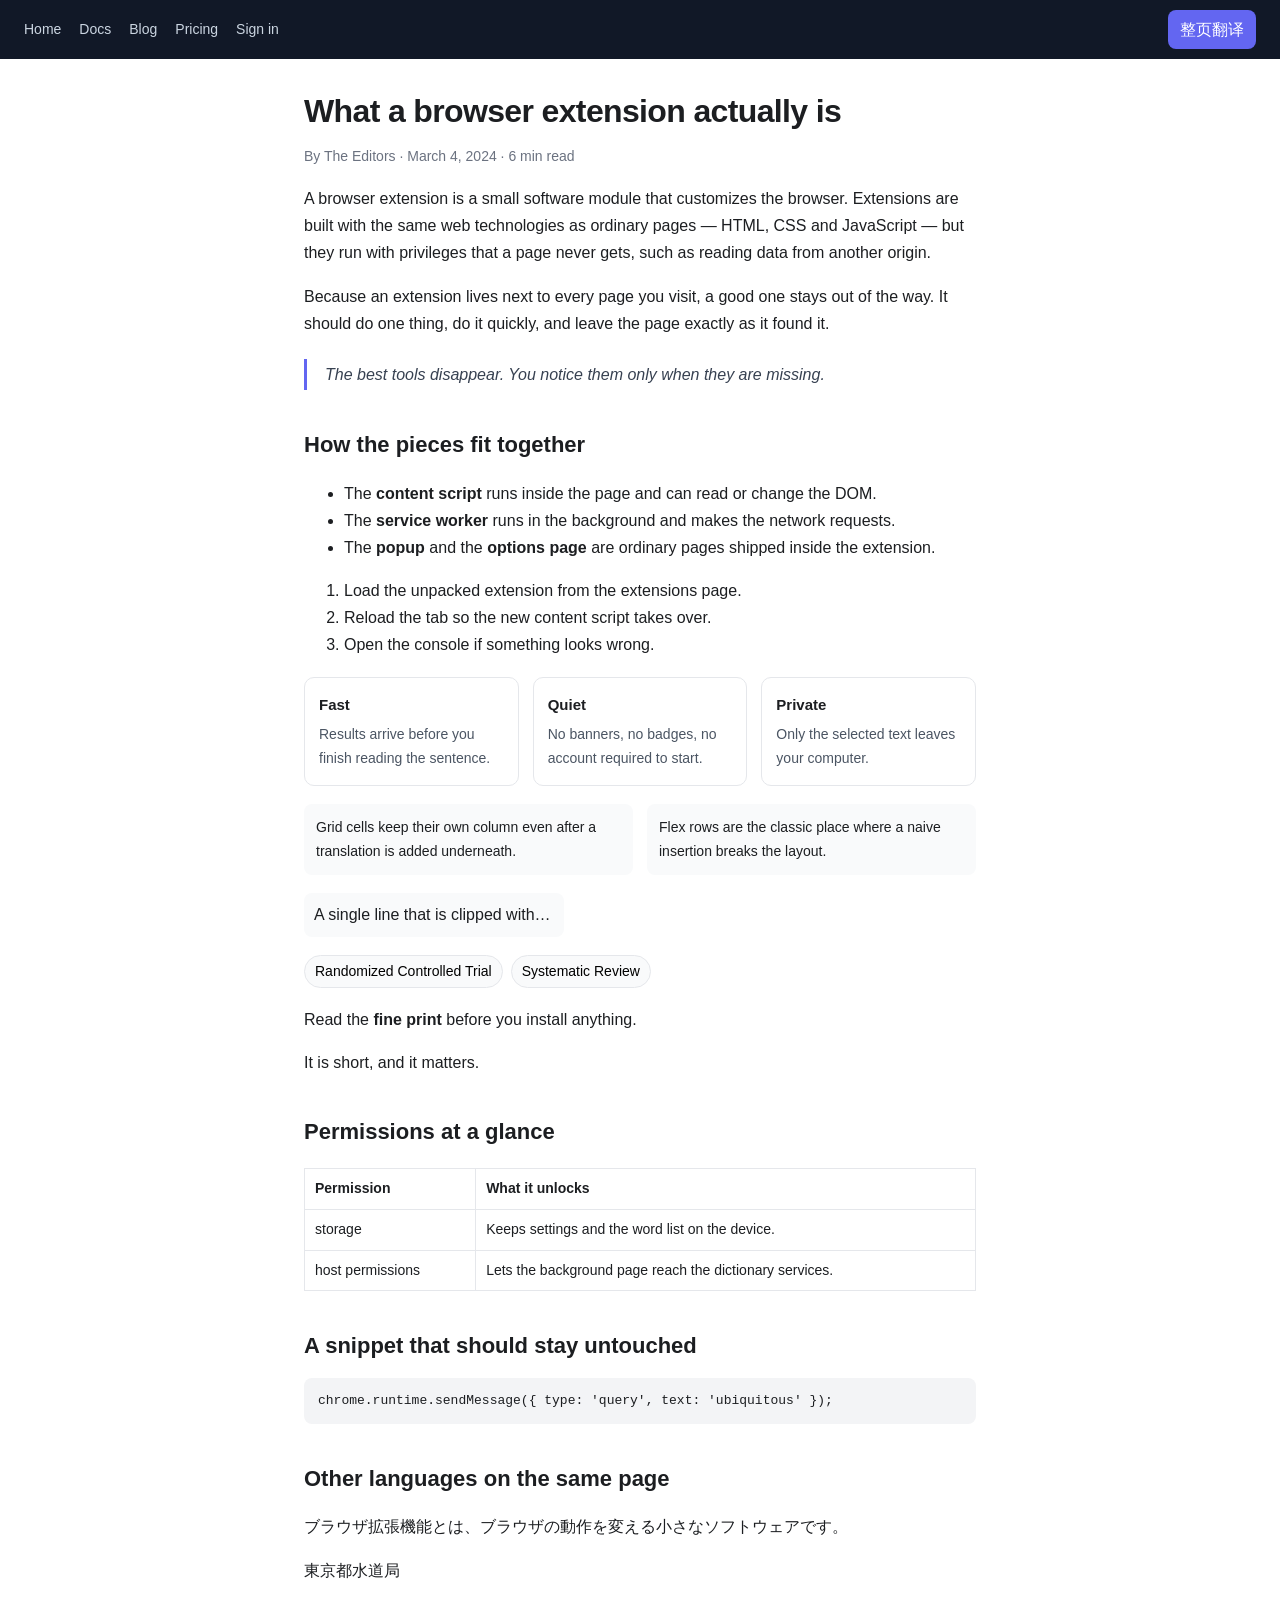
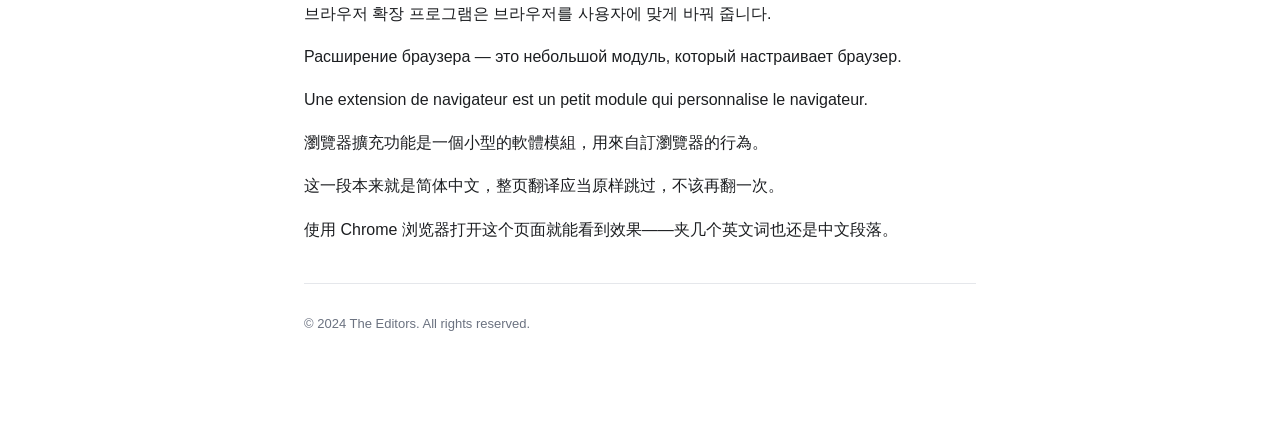
<file: demo/page.html>
<!doctype html>
<!--
  整页翻译的排版试验场：用假的翻译结果跑真实的 src/content/page-translate.js，
  用来肉眼检查「哪些段落被选中」「译文插在哪里」「页面排版有没有被挤坏」。
  页面末尾还摆了日、韩、俄、法、繁体各一段，用来核对源语言自动识别：
  它们都该出译文，只有标着 lang="zh-CN" 的那两段该原样跳过。

  直接用浏览器打开即可，不需要装扩展（页面底部的 chrome 桩件顶替了后台服务）：
    open demo/page.html                  点右上角按钮翻译
    open 'demo/page.html?auto=1'         打开就自动翻译
    open 'demo/page.html?auto=1&style=dotted'  换译文样式（plain | muted | dotted）
    open 'demo/page.html?auto=1&lazy=1'  两秒后追加几段，看新内容会不会被补翻
    open 'demo/page.html?auto=roundtrip' 翻一遍再恢复，核对页面有没有被改坏（结论写在按钮上）
-->
<html lang="en">
<head>
  <meta charset="utf-8" />
  <title>LightDict 整页翻译 · 排版试验场</title>
  <style>
    * { box-sizing: border-box; }
    body {
      margin: 0; color: #1c1e21; background: #fff;
      font: 400 16px/1.7 -apple-system, BlinkMacSystemFont, "Segoe UI", Roboto, sans-serif;
    }
    .bar {
      position: sticky; top: 0; z-index: 9; display: flex; align-items: center;
      justify-content: space-between; gap: 16px; padding: 10px 24px;
      background: #111827; color: #fff;
    }
    .bar nav { display: flex; gap: 18px; font-size: 14px; }
    .bar a { color: #cbd5e1; text-decoration: none; }
    .bar button { font: inherit; padding: 6px 12px; border: 0; border-radius: 8px; background: #6366f1; color: #fff; cursor: pointer; }
    main { max-width: 720px; margin: 0 auto; padding: 32px 24px 80px; }
    h1 { font-size: 32px; line-height: 1.25; letter-spacing: -.02em; margin: 0 0 8px; }
    h2 { font-size: 22px; margin: 36px 0 10px; }
    .meta { color: #6b7280; font-size: 14px; }
    blockquote { margin: 22px 0; padding: 2px 18px; border-left: 3px solid #6366f1; color: #374151; font-style: italic; }
    pre { background: #f3f4f6; padding: 12px 14px; border-radius: 8px; overflow-x: auto; font-size: 13px; }
    table { border-collapse: collapse; width: 100%; font-size: 14px; margin: 18px 0; }
    th, td { border: 1px solid #e5e7eb; padding: 8px 10px; text-align: left; }
    .cards { display: flex; gap: 14px; margin: 18px 0; }
    .card { flex: 1; padding: 14px; border: 1px solid #e5e7eb; border-radius: 10px; }
    .card h3 { margin: 0 0 6px; font-size: 15px; }
    .card p { margin: 0; font-size: 14px; color: #4b5563; }
    .grid { display: grid; grid-template-columns: 1fr 1fr; gap: 14px; margin: 18px 0; }
    .grid div { padding: 12px; background: #f9fafb; border-radius: 8px; font-size: 14px; }
    .keywords-list { display: flex; flex-wrap: wrap; gap: 8px; list-style: none; margin: 18px 0; padding: 0; }
    .keywords-list button { font: inherit; font-size: 14px; padding: 4px 10px; border: 1px solid #e5e7eb; border-radius: 999px; background: #f9fafb; cursor: pointer; }
    .keywords-list .dropdown { display: none; }
    .nowrap { white-space: nowrap; overflow: hidden; text-overflow: ellipsis; max-width: 260px; background: #f9fafb; padding: 8px 10px; border-radius: 8px; }
    footer { border-top: 1px solid #e5e7eb; margin-top: 40px; padding-top: 16px; color: #6b7280; font-size: 13px; }
    .hidden { display: none; }
  </style>
</head>
<body>
  <div class="bar">
    <nav>
      <a href="#">Home</a><a href="#">Docs</a><a href="#">Blog</a><a href="#">Pricing</a><a href="#">Sign in</a>
    </nav>
    <button id="go">整页翻译</button>
  </div>

  <main>
    <h1>What a browser extension actually is</h1>
    <p class="meta">By The Editors · March 4, 2024 · 6 min read</p>

    <p>A browser extension is a small software module that customizes the browser. Extensions are
      built with the same web technologies as ordinary pages — HTML, CSS and JavaScript — but they
      run with privileges that a page never gets, such as reading data from another origin.</p>

    <p>Because an extension lives next to every page you visit, a good one stays out of the way. It
      should do one thing, do it quickly, and leave the page exactly as it found it.</p>

    <blockquote>The best tools disappear. You notice them only when they are missing.</blockquote>

    <h2>How the pieces fit together</h2>
    <ul>
      <li>The <b>content script</b> runs inside the page and can read or change the DOM.</li>
      <li>The <b>service worker</b> runs in the background and makes the network requests.</li>
      <li>The <b>popup</b> and the <b>options page</b> are ordinary pages shipped inside the extension.</li>
    </ul>

    <ol>
      <li>Load the unpacked extension from the extensions page.</li>
      <li>Reload the tab so the new content script takes over.</li>
      <li>Open the console if something looks wrong.</li>
    </ol>

    <div class="cards">
      <div class="card"><h3>Fast</h3><p>Results arrive before you finish reading the sentence.</p></div>
      <div class="card"><h3>Quiet</h3><p>No banners, no badges, no account required to start.</p></div>
      <div class="card"><h3>Private</h3><p>Only the selected text leaves your computer.</p></div>
    </div>

    <div class="grid">
      <div>Grid cells keep their own column even after a translation is added underneath.</div>
      <div>Flex rows are the classic place where a naive insertion breaks the layout.</div>
    </div>

    <p class="nowrap">A single line that is clipped with an ellipsis when it grows too long.</p>

    <!-- 掉队的行内元素：按钮的文字不属于任何块级子元素，旁边还挂着一个收起来的下拉菜单。
         论文站的关键词条就长这样，只顺着块级往下走会把这几个词整段漏掉。 -->
    <ul class="keywords-list">
      <li>
        <div class="keyword-actions">
          <button class="trigger" aria-label="Toggle dropdown menu">Randomized Controlled Trial</button>
          <div class="dropdown" aria-hidden="true"><a href="#">Search this keyword</a></div>
        </div>
      </li>
      <li>
        <div class="keyword-actions">
          <button class="trigger" aria-label="Toggle dropdown menu">Systematic Review</button>
          <div class="dropdown" aria-hidden="true"><a href="#">Search this keyword</a></div>
        </div>
      </li>
    </ul>

    <!-- 同样是「块级子元素旁边还有行内元素」，但这回行内元素是一句话里的一截：
         散落的文字还在，就不该把 <b> 单独拆出去翻。 -->
    <div class="mixed">Read the <b>fine print</b> before you install anything.<p>It is short, and it matters.</p></div>

    <h2>Permissions at a glance</h2>
    <table>
      <thead><tr><th>Permission</th><th>What it unlocks</th></tr></thead>
      <tbody>
        <tr><td>storage</td><td>Keeps settings and the word list on the device.</td></tr>
        <tr><td>host permissions</td><td>Lets the background page reach the dictionary services.</td></tr>
      </tbody>
    </table>

    <h2>A snippet that should stay untouched</h2>
    <pre><code>chrome.runtime.sendMessage({ type: 'query', text: 'ubiquitous' });</code></pre>

    <h2>Other languages on the same page</h2>
    <!-- 源语言自动识别：下面几段都不是简体中文，都该被翻；lang 属性决定汉字算哪国字 -->
    <p lang="ja">ブラウザ拡張機能とは、ブラウザの動作を変える小さなソフトウェアです。</p>
    <p lang="ja">東京都水道局</p>
    <p lang="ko">브라우저 확장 프로그램은 브라우저를 사용자에 맞게 바꿔 줍니다.</p>
    <p lang="ru">Расширение браузера — это небольшой модуль, который настраивает браузер.</p>
    <p lang="fr">Une extension de navigateur est un petit module qui personnalise le navigateur.</p>
    <p lang="zh-Hant">瀏覽器擴充功能是一個小型的軟體模組，用來自訂瀏覽器的行為。</p>

    <p lang="zh-CN">这一段本来就是简体中文，整页翻译应当原样跳过，不该再翻一次。</p>
    <p lang="zh-CN">使用 Chrome 浏览器打开这个页面就能看到效果——夹几个英文词也还是中文段落。</p>
    <p class="hidden">This paragraph is display:none and must never be collected.</p>

    <footer>
      <p>© 2024 The Editors. All rights reserved.</p>
    </footer>
  </main>

  <script>

    /* ---- 假译文 ----
       本页每一段都配了一份手写的中文，因为中文和英文的排版特性差得远：
       字宽、行高、折行点、标点占位全不一样，用「译：+ 原文」是看不出
       译文插进去之后页面会被撑成什么样的（也没法拿来截图）。
       对照表里没有的段落（?lazy=1 追加的那几段、临时改的文案）退回
       「译：+ 原文」，长度和原文相当，照样能看排版。 */
    const PHRASEBOOK = {
      // 导航条上的链接是一个一个单独翻的，译文各回各的 <a> 里
      'Home': '首页',
      'Docs': '文档',
      'Blog': '博客',
      'Pricing': '定价',
      'Sign in': '登录',
      'What a browser extension actually is': '浏览器扩展到底是个什么东西',
      'By The Editors · March 4, 2024 · 6 min read': '编辑部 · 2024 年 3 月 4 日 · 6 分钟读完',
      'A browser extension is a small software module that customizes the browser. Extensions are built with the same web technologies as ordinary pages — HTML, CSS and JavaScript — but they run with privileges that a page never gets, such as reading data from another origin.':
        '浏览器扩展是一个用来定制浏览器的小型软件模块。扩展用的是和普通网页一样的 Web 技术——HTML、CSS 和 JavaScript——但它跑在网页永远拿不到的权限之上，比如读取另一个源的数据。',
      'Because an extension lives next to every page you visit, a good one stays out of the way. It should do one thing, do it quickly, and leave the page exactly as it found it.':
        '扩展就住在你访问的每一个页面旁边，所以好的扩展懂得让开。它应该只做一件事，做得够快，并且把页面原样留在它来时的样子。',
      'The best tools disappear. You notice them only when they are missing.':
        '最好的工具会消失。只有在它不在的时候，你才会注意到它。',
      'How the pieces fit together': '几个部件是怎么拼起来的',
      'The content script runs inside the page and can read or change the DOM.':
        '内容脚本跑在页面内部，可以读取或修改 DOM。',
      'The service worker runs in the background and makes the network requests.':
        'service worker 跑在后台，负责发起网络请求。',
      'The popup and the options page are ordinary pages shipped inside the extension.':
        '弹窗和设置页就是随扩展一起打包进去的普通网页。',
      'Load the unpacked extension from the extensions page.': '在扩展页面里加载已解压的扩展程序。',
      'Reload the tab so the new content script takes over.': '刷新标签页，让新的内容脚本接管。',
      'Open the console if something looks wrong.': '觉得哪里不对，就打开控制台看看。',
      'Fast': '快',
      'Results arrive before you finish reading the sentence.': '你还没读完这句话，结果就已经到了。',
      'Quiet': '安静',
      'No banners, no badges, no account required to start.': '没有横幅，没有角标，用之前也不用注册账号。',
      'Private': '私密',
      'Only the selected text leaves your computer.': '只有你选中的那段文字会离开你的电脑。',
      'Grid cells keep their own column even after a translation is added underneath.':
        '网格单元在下面多插一段译文之后，依然待在自己那一列里。',
      'Flex rows are the classic place where a naive insertion breaks the layout.':
        'flex 行是最经典的翻车点：随手插一个节点就能把排版挤坏。',
      'A single line that is clipped with an ellipsis when it grows too long.':
        '单独的一行，长到装不下的时候会被省略号截断。',
      'Randomized Controlled Trial': '随机对照试验',
      'Systematic Review': '系统综述',
      'It is short, and it matters.': '它很短，但很重要。',
      'Permissions at a glance': '权限一览',
      'Permission': '权限',
      'What it unlocks': '它解锁了什么',
      'storage': '存储',
      'Keeps settings and the word list on the device.': '把设置和生词本留在本机。',
      'host permissions': '主机权限',
      'Lets the background page reach the dictionary services.': '让后台页面能够访问词典服务。',
      'A snippet that should stay untouched': '一段不该被动的代码',
      'Other languages on the same page': '同一个页面上的其它语言',
      'ブラウザ拡張機能とは、ブラウザの動作を変える小さなソフトウェアです。':
        '所谓浏览器扩展，是一种改变浏览器行为的小型软件。',
      '東京都水道局': '东京都自来水局',
      '브라우저 확장 프로그램은 브라우저를 사용자에 맞게 바꿔 줍니다.':
        '浏览器扩展程序会把浏览器改成适合用户的样子。',
      'Расширение браузера — это небольшой модуль, который настраивает браузер.':
        '浏览器扩展是一个用来配置浏览器的小型模块。',
      'Une extension de navigateur est un petit module qui personnalise le navigateur.':
        '浏览器扩展是一个用来定制浏览器的小型模块。',
      '瀏覽器擴充功能是一個小型的軟體模組，用來自訂瀏覽器的行為。':
        '浏览器扩展是一个小型的软件模块，用来定制浏览器的行为。',
      '© 2024 The Editors. All rights reserved.': '© 2024 编辑部。保留所有权利。',
      'Loaded later': '后来才加载进来的',
      'This paragraph was appended after the first pass finished.': '这一段是第一轮翻完之后才追加进来的。',
      'A page that keeps loading should keep getting translated.': '页面一直在加载，翻译就该一直跟上。'
    };

    /** 查对照表；查不到就退回「译：+ 原文」。空白一律折成单个空格再比。 */
    function fakeTranslate(text) {
      const key = text.replace(/\s+/g, ' ').trim();
      return PHRASEBOOK[key] || '译：' + text;
    }

    /* ---- 假的扩展环境：顶替后台服务，让内容脚本能在普通网页里跑起来 ---- */
    const listeners = [];
    window.chrome = {
      runtime: {
        onMessage: { addListener: (fn) => listeners.push(fn) },
        getManifest: () => ({ version: 'demo' }),
        lastError: undefined,
        sendMessage(msg, cb) {
          if (msg.type === 'settings') {
            cb({ ok: true, data: { pageStyle: new URLSearchParams(location.search).get('style') || 'plain' } });
          } else if (msg.type === 'page:translate') {
            setTimeout(() => cb({ ok: true, data: { list: msg.texts.map(fakeTranslate) } }), 120);
          } else {
            cb({ ok: false, error: 'demo 没实现 ' + msg.type });
          }
        }
      },
      storage: { onChanged: { addListener: () => {} } }
    };

    const fire = (type) => listeners.forEach((fn) => fn({ type }, {}, () => {}));
    document.getElementById('go').addEventListener('click', () => fire('page:toggle'));

    const auto = new URLSearchParams(location.search).get('auto');
    // 快照要在翻译之前、页面解析完之后拍，不然会把还没解析到的 <script> 算成差异
    let before = '';
    if (auto) addEventListener('load', () => {
      before = document.body.innerHTML;
      fire('page:toggle');
    });

    // ?lazy=1：两秒后往页面里追加几段（模拟无限滚动），检查新内容会不会被补翻。
    if (new URLSearchParams(location.search).get('lazy')) {
      setTimeout(() => {
        const box = document.createElement('section');
        box.innerHTML = `<h2>Loaded later</h2>
          <p>This paragraph was appended after the first pass finished.</p>
          <p>A page that keeps loading should keep getting translated.</p>`;
        document.querySelector('main').appendChild(box);
      }, 2000);
    }

    // ?auto=roundtrip：翻一遍再关掉，检查页面是不是一个字节不差地还原了。
    // 结论写进按钮和 document.title，方便 --dump-dom 直接 grep。
    if (auto === 'roundtrip') {
      addEventListener('load', () => setTimeout(() => {
        const translated = document.querySelectorAll('ld-tr').length;
        fire('page:toggle');
        // 等提示条自己淡出并摘掉，再比对（它也是内容脚本插进来的节点）
        setTimeout(() => {
          const after = document.body.innerHTML;
          const same = after === before;
          let at = 0;
          while (!same && at < before.length && before[at] === after[at]) at++;

          const diff = same ? '' : ` @${at} 现在是「${after.slice(at, at + 90)}」`;
          const verdict = `roundtrip: ${same ? 'OK' : 'CHANGED'} (译文 ${translated} 段)${diff}`;
          document.title = verdict;
          document.getElementById('go').textContent = verdict;
        }, 2400);
      }, 1200));
    }
  </script>
  <script src="../src/content/page-translate.js"></script>
</body>
</html>
</file>
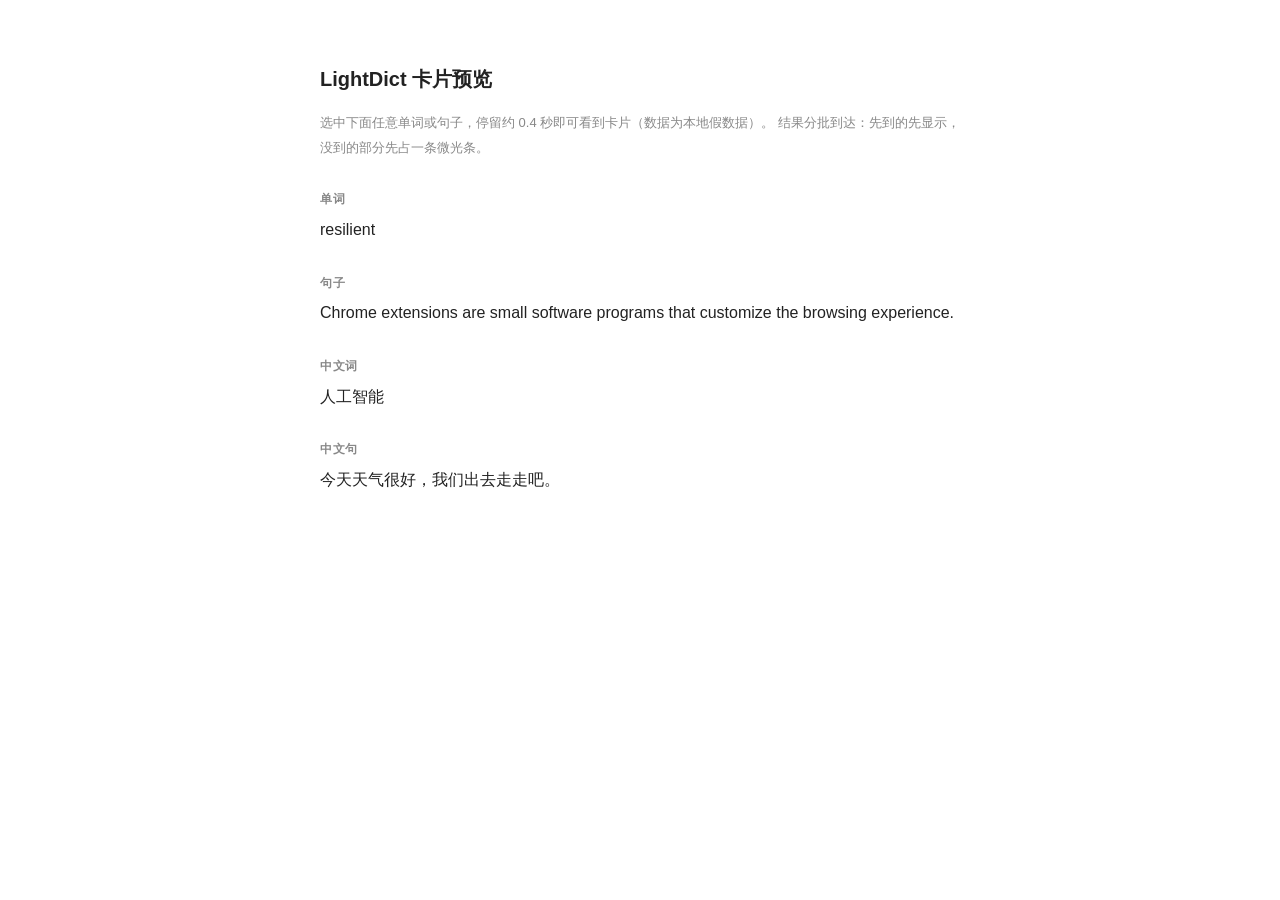
<file: demo/preview.html>
<!doctype html>
<!--
  卡片预览页：用假的 chrome API 喂给真正的 content.js，
  可以在不安装扩展的情况下检查卡片样式与定位。
  直接用浏览器打开本文件即可（点击/划选下面的文字）。
-->
<html lang="zh-CN">
<head>
  <meta charset="utf-8" />
  <title>LightDict 卡片预览</title>
  <style>
    body[data-dark] { background: #101216; color: #ddd; }
    body { font: 16px/1.9 -apple-system, "PingFang SC", sans-serif; max-width: 640px;
           margin: 60px auto; padding: 0 24px; color: #222; }
    h1 { font-size: 20px; margin-bottom: 6px; }
    p.hint { color: #888; font-size: 13px; margin-bottom: 28px; }
    .sample { margin-bottom: 26px; }
    .sample b { display: block; font-size: 12px; color: #888; font-weight: 600;
                text-transform: uppercase; letter-spacing: .06em; margin-bottom: 4px; }
  </style>
</head>
<body>
  <h1>LightDict 卡片预览</h1>
  <p class="hint">选中下面任意单词或句子，停留约 0.4 秒即可看到卡片（数据为本地假数据）。
    结果分批到达：先到的先显示，没到的部分先占一条微光条。</p>

  <div class="sample"><b>单词</b><span id="w">resilient</span></div>
  <div class="sample"><b>句子</b><span id="s">Chrome extensions are small software programs that customize the browsing experience.</span></div>
  <div class="sample"><b>中文词</b><span id="zw">人工智能</span></div>
  <div class="sample"><b>中文句</b><span id="zs">今天天气很好，我们出去走走吧。</span></div>

  <script>
    if (new URLSearchParams(location.search).get('theme') === 'dark') {
      document.body.setAttribute('data-dark', '');
    }
    // ——— 假的 chrome API ———
    const FAKE = {
      settings: { enabled: true, delay: 400, trigger: 'auto',
                  theme: new URLSearchParams(location.search).get('theme') || 'auto',
                  showEnglishDef: true, autoSpeak: false, zhToEn: true,
                  voiceEn: '', voiceZh: '', blocklist: [] },
      word: {
        kind: 'word',
        data: {
          word: 'resilient',
          translation: '有弹性的',
          phonetics: { uk: '/rɪˈzɪliənt/', us: '/rɪˈzɪljənt/', text: '' },
          audio: { us: '', uk: '', other: '', tts: {
            uk: 'https://dict.youdao.com/dictvoice?audio=resilient&type=1',
            us: 'https://dict.youdao.com/dictvoice?audio=resilient&type=2'
          } },
          zh: [{ pos: '形容词', terms: ['有弹性的', '适应力强的', '可迅速恢复的'] }],
          en: [{ pos: 'adjective', defs: [{ def: 'Able to withstand or recover quickly from difficult conditions.', example: 'a resilient economy' }] }],
          speak: { text: 'resilient', lang: 'en' },
          sources: ['Google 翻译', '有道词典', 'Free Dictionary']
        }
      },
      zhWord: {
        kind: 'word',
        data: {
          word: '人工智能',
          lang: 'zh',
          translation: 'artificial intelligence',
          phonetics: { uk: '', us: '', text: 'rén gōng zhì néng' },
          audio: { us: '', uk: '', other: '', tts: {
            uk: 'https://dict.youdao.com/dictvoice?audio=artificial%20intelligence&type=1',
            us: 'https://dict.youdao.com/dictvoice?audio=artificial%20intelligence&type=2'
          } },
          zh: [{ pos: '', terms: ['artificial intelligence', 'AI'] }],
          en: [],
          speak: { text: 'artificial intelligence', lang: 'en' },
          sources: ['有道汉英', 'Google 翻译']
        }
      },
      zhText: {
        kind: 'text',
        data: {
          text: '今天天气很好，我们出去走走吧。',
          translation: "The weather is nice today, let's go out for a walk.",
          speak: { text: "The weather is nice today, let's go out for a walk.", lang: 'en' },
          sources: ['Google 翻译']
        }
      },
      text: {
        kind: 'text',
        data: {
          text: 'Chrome extensions are small software programs that customize the browsing experience.',
          translation: 'Chrome 扩展程序是可定制浏览体验的小型软件程序。',
          speak: { text: 'Chrome extensions are small software programs that customize the browsing experience.', lang: 'en' },
          sources: ['有道翻译']
        }
      }
    };

    /** 按选中的内容挑一份假数据：中文 / 英文 × 词 / 句。 */
    function pickFake(text) {
      const zh = /[\u4e00-\u9fff]/.test(text);
      const word = zh ? /^[\u4e00-\u9fff]{1,6}$/.test(text) : text.split(/\s+/).length <= 4;
      return zh ? (word ? FAKE.zhWord : FAKE.zhText) : word ? FAKE.word : FAKE.text;
    }

    /**
     * 把一份完整的假数据拆成几批，模拟后台的「先到先显示」：
     * 翻译最先回来，英汉词典随后补上音标，英英释义最后到。
     * pending 里是还没到的那几路，卡片据此画占位的微光条。
     */
    function stagesFor(fake) {
      if (fake.kind !== 'word') return [[260, { ok: true, ...fake }]];
      const d = fake.data;
      const step = (at, patch, pending) => [at, { ok: true, kind: 'word', data: { ...d, ...patch, pending } }];
      if (d.lang === 'zh') {
        return [
          step(260, { phonetics: { uk: '', us: '', text: '' }, zh: [], sources: ['Google 翻译'] }, ['dict']),
          [1400, { ok: true, ...fake }]
        ];
      }
      return [
        step(260, {
          phonetics: { uk: '', us: '', text: '' },
          audio: { ...d.audio, uk: '', us: '', other: '' },
          en: [], sources: ['Google 翻译']
        }, ['cn', 'en']),
        step(900, { en: [], sources: ['Google 翻译', '有道词典'] }, ['en']),
        [1900, { ok: true, ...fake }]
      ];
    }

    window.chrome = {
      runtime: {
        sendMessage(msg, cb) {
          const reply =
            msg.type === 'settings' ? { ok: true, data: FAKE.settings } :
            msg.type === 'book:has' ? { ok: true, data: false } :
            msg.type === 'book:toggle' ? { ok: true, data: true } :
            { ok: true, data: null };
          // 这些都立刻回。设置尤其不能慢：内容脚本在拿到设置之前用的是
          // zhToEn:false 的默认值，慢一拍的话中文选区会被当成「没开中译英」
          // 直接挡掉，?auto=zhword 就永远弹不出卡片。
          cb && cb(reply);
        },
        // 划词查询走长连接，一次查询分几批回话（见 stagesFor）。
        connect() {
          const onMsg = [];
          const onOff = [];
          const timers = [];
          let open = true;
          return {
            onMessage: { addListener: (fn) => onMsg.push(fn) },
            onDisconnect: { addListener: (fn) => onOff.push(fn) },
            disconnect() {
              open = false;
              timers.forEach(clearTimeout);
            },
            postMessage(msg) {
              if (msg.type !== 'query') return;
              const stages = stagesFor(pickFake(msg.text));
              stages.forEach(([at, res], i) => {
                timers.push(setTimeout(() => {
                  if (!open) return;
                  onMsg.forEach((fn) => fn(res));
                  if (i === stages.length - 1) {
                    open = false;
                    onOff.forEach((fn) => fn());
                  }
                }, at));
              });
            }
          };
        },
        lastError: null,
        getManifest: () => ({ version: 'preview' })
      },
      storage: { onChanged: { addListener() {} } }
    };
  </script>
  <script src="../src/common/voices.js"></script>
  <script src="../src/content/content.js"></script>
  <script>
    // 自动演示：?auto=word 或 ?auto=text 时自动选中并触发，便于截图。
    const auto = new URLSearchParams(location.search).get('auto');
    if (auto) {
      const ids = { word: 'w', text: 's', zhword: 'zw', zhtext: 'zs' };
      const node = document.getElementById(ids[auto] || 'w').firstChild;
      const range = document.createRange();
      range.setStart(node, 0);
      range.setEnd(node, node.length);
      const sel = getSelection();
      sel.removeAllRanges();
      sel.addRange(range);
      setTimeout(() => document.dispatchEvent(new MouseEvent('mouseup', { bubbles: true })), 60);
      if (new URLSearchParams(location.search).has('expand')) {
        setTimeout(() => {
          const shadow = document.getElementById('lightdict-host').shadowRoot;
          shadow.querySelector('[data-act="toggle-en"]')?.click();
        }, 2400); // 英文释义是最后一批到的，等它渲染出来再点
      }
    }
  </script>
</body>
</html>
</file>
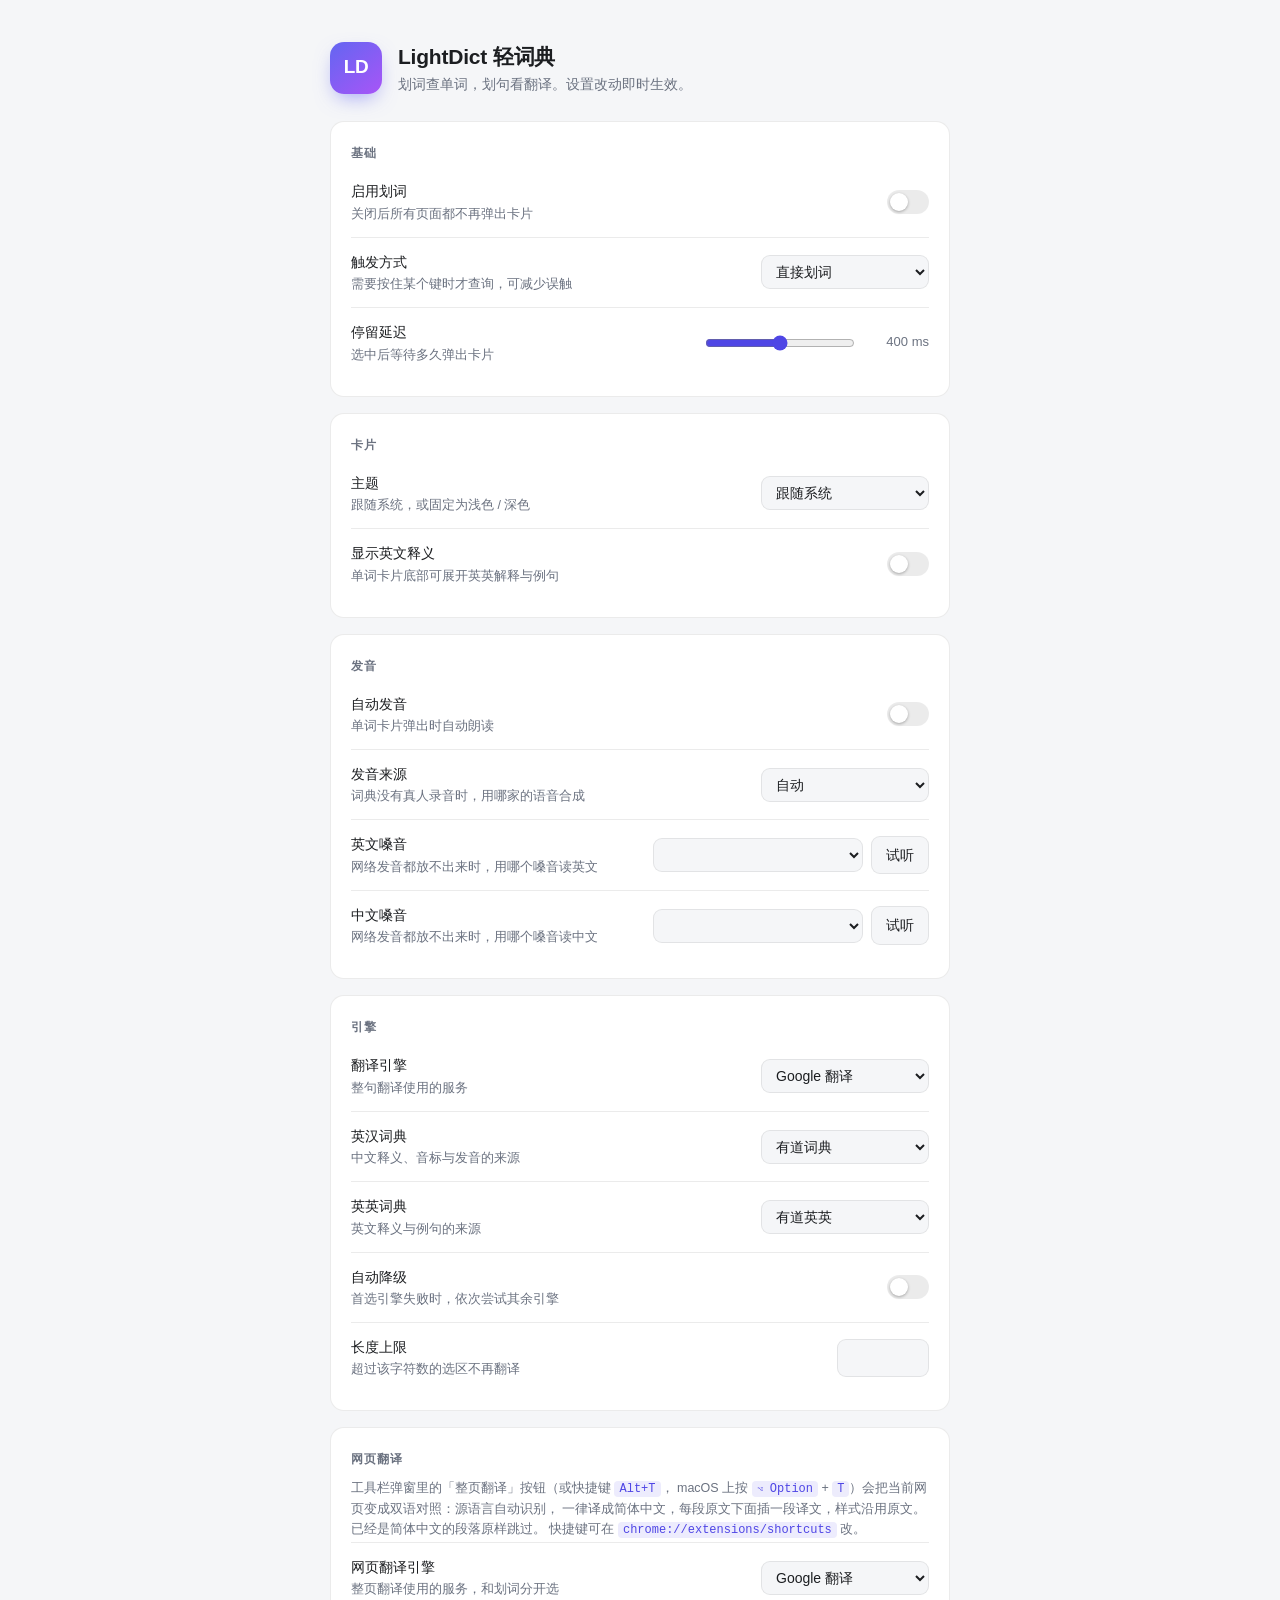
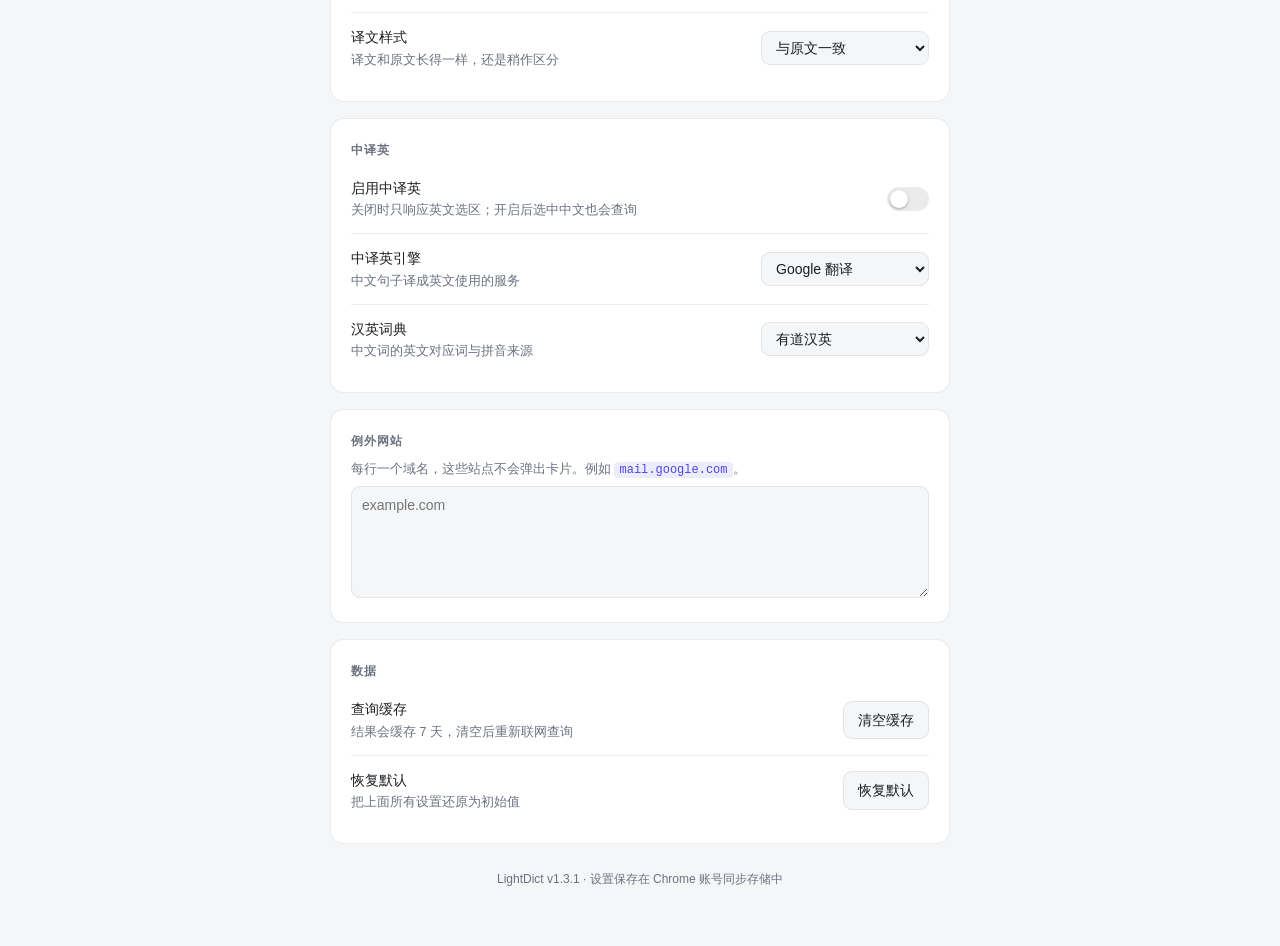
<file: src/options/options.html>
<!doctype html>
<html lang="zh-CN">
<head>
  <meta charset="utf-8" />
  <title>LightDict 设置</title>
  <link rel="stylesheet" href="options.css" />
</head>
<body>
  <main class="wrap">
    <header class="hero">
      <div class="logo">LD</div>
      <div>
        <h1>LightDict 轻词典</h1>
        <p>划词查单词，划句看翻译。设置改动即时生效。</p>
      </div>
    </header>

    <section class="card">
      <h2>基础</h2>

      <div class="row">
        <div class="label"><b>启用划词</b><span>关闭后所有页面都不再弹出卡片</span></div>
        <label class="switch"><input type="checkbox" id="enabled" /><i></i></label>
      </div>

      <div class="row">
        <div class="label"><b>触发方式</b><span>需要按住某个键时才查询，可减少误触</span></div>
        <select id="trigger">
          <option value="auto">直接划词</option>
          <option value="shift">按住 Shift 划词</option>
          <option value="ctrl">按住 Ctrl / ⌘ 划词</option>
          <option value="alt">按住 Alt / ⌥ 划词</option>
        </select>
      </div>

      <div class="row">
        <div class="label"><b>停留延迟</b><span>选中后等待多久弹出卡片</span></div>
        <div class="slider">
          <input type="range" id="delay" min="0" max="1500" step="50" />
          <output id="delayOut">400 ms</output>
        </div>
      </div>
    </section>

    <section class="card">
      <h2>卡片</h2>

      <div class="row">
        <div class="label"><b>主题</b><span>跟随系统，或固定为浅色 / 深色</span></div>
        <select id="theme">
          <option value="auto">跟随系统</option>
          <option value="light">浅色</option>
          <option value="dark">深色</option>
        </select>
      </div>

      <div class="row">
        <div class="label"><b>显示英文释义</b><span>单词卡片底部可展开英英解释与例句</span></div>
        <label class="switch"><input type="checkbox" id="showEnglishDef" /><i></i></label>
      </div>
    </section>

    <section class="card">
      <h2>发音</h2>

      <div class="row">
        <div class="label"><b>自动发音</b><span>单词卡片弹出时自动朗读</span></div>
        <label class="switch"><input type="checkbox" id="autoSpeak" /><i></i></label>
      </div>

      <div class="row">
        <div class="label"><b>发音来源</b><span id="ttsSourceNote">词典没有真人录音时，用哪家的语音合成</span></div>
        <select id="ttsSource"></select>
      </div>

      <div class="row">
        <div class="label"><b>英文嗓音</b><span id="voiceEnNote">网络发音都放不出来时，用哪个嗓音读英文</span></div>
        <div class="pair">
          <select id="voiceEn"></select>
          <button class="btn" id="tryVoiceEn">试听</button>
        </div>
      </div>

      <div class="row">
        <div class="label"><b>中文嗓音</b><span id="voiceZhNote">网络发音都放不出来时，用哪个嗓音读中文</span></div>
        <div class="pair">
          <select id="voiceZh"></select>
          <button class="btn" id="tryVoiceZh">试听</button>
        </div>
      </div>
    </section>

    <section class="card">
      <h2>引擎</h2>

      <div class="row">
        <div class="label"><b>翻译引擎</b><span id="engineNote">整句翻译使用的服务</span></div>
        <select id="engine"></select>
      </div>

      <div class="row">
        <div class="label"><b>英汉词典</b><span id="cnDictEngineNote">中文释义、音标与发音的来源</span></div>
        <select id="cnDictEngine"></select>
      </div>

      <div class="row">
        <div class="label"><b>英英词典</b><span id="enDictEngineNote">英文释义与例句的来源</span></div>
        <select id="enDictEngine"></select>
      </div>

      <div class="row">
        <div class="label"><b>自动降级</b><span>首选引擎失败时，依次尝试其余引擎</span></div>
        <label class="switch"><input type="checkbox" id="fallback" /><i></i></label>
      </div>

      <div class="row">
        <div class="label"><b>长度上限</b><span>超过该字符数的选区不再翻译</span></div>
        <input type="number" id="maxTranslateChars" min="100" max="5000" step="100" class="num" />
      </div>
    </section>

    <section class="card">
      <h2>网页翻译</h2>
      <p class="hint">工具栏弹窗里的「整页翻译」按钮（或快捷键 <code id="pageShortcut">Alt+T</code>，
        macOS 上按 <code>⌥ Option</code> + <code>T</code>）会把当前网页变成双语对照：源语言自动识别，
        一律译成简体中文，每段原文下面插一段译文，样式沿用原文。已经是简体中文的段落原样跳过。
        快捷键可在 <code>chrome://extensions/shortcuts</code> 改。</p>

      <div class="row">
        <div class="label"><b>网页翻译引擎</b><span id="pageEngineNote">整页翻译使用的服务，和划词分开选</span></div>
        <select id="pageEngine"></select>
      </div>

      <div class="row">
        <div class="label"><b>译文样式</b><span>译文和原文长得一样，还是稍作区分</span></div>
        <select id="pageStyle">
          <option value="plain">与原文一致</option>
          <option value="muted">略淡一点</option>
          <option value="dotted">虚线下划线</option>
        </select>
      </div>
    </section>

    <section class="card">
      <h2>中译英</h2>

      <div class="row">
        <div class="label"><b>启用中译英</b><span>关闭时只响应英文选区；开启后选中中文也会查询</span></div>
        <label class="switch"><input type="checkbox" id="zhToEn" /><i></i></label>
      </div>

      <div class="row" data-dep="zhToEn">
        <div class="label"><b>中译英引擎</b><span id="zhTransEngineNote">中文句子译成英文使用的服务</span></div>
        <select id="zhTransEngine"></select>
      </div>

      <div class="row" data-dep="zhToEn">
        <div class="label"><b>汉英词典</b><span id="zhDictEngineNote">中文词的英文对应词与拼音来源</span></div>
        <select id="zhDictEngine"></select>
      </div>
    </section>

    <section class="card">
      <h2>例外网站</h2>
      <p class="hint">每行一个域名，这些站点不会弹出卡片。例如 <code>mail.google.com</code>。</p>
      <textarea id="blocklist" rows="4" spellcheck="false" placeholder="example.com"></textarea>
    </section>

    <section class="card">
      <h2>数据</h2>
      <div class="row">
        <div class="label"><b>查询缓存</b><span>结果会缓存 7 天，清空后重新联网查询</span></div>
        <button class="btn" id="clearCache">清空缓存</button>
      </div>
      <div class="row">
        <div class="label"><b>恢复默认</b><span>把上面所有设置还原为初始值</span></div>
        <button class="btn" id="reset">恢复默认</button>
      </div>
    </section>

    <footer>LightDict v<span id="ver">1.3.1</span> · 设置保存在 Chrome 账号同步存储中</footer>
  </main>

  <div class="toast" id="toast">已保存</div>
  <!-- 嗓音挑选规则，和内容脚本共用同一份；普通脚本，必须排在模块之前 -->
  <script src="../common/voices.js"></script>
  <script type="module" src="options.js"></script>
</body>
</html>
</file>
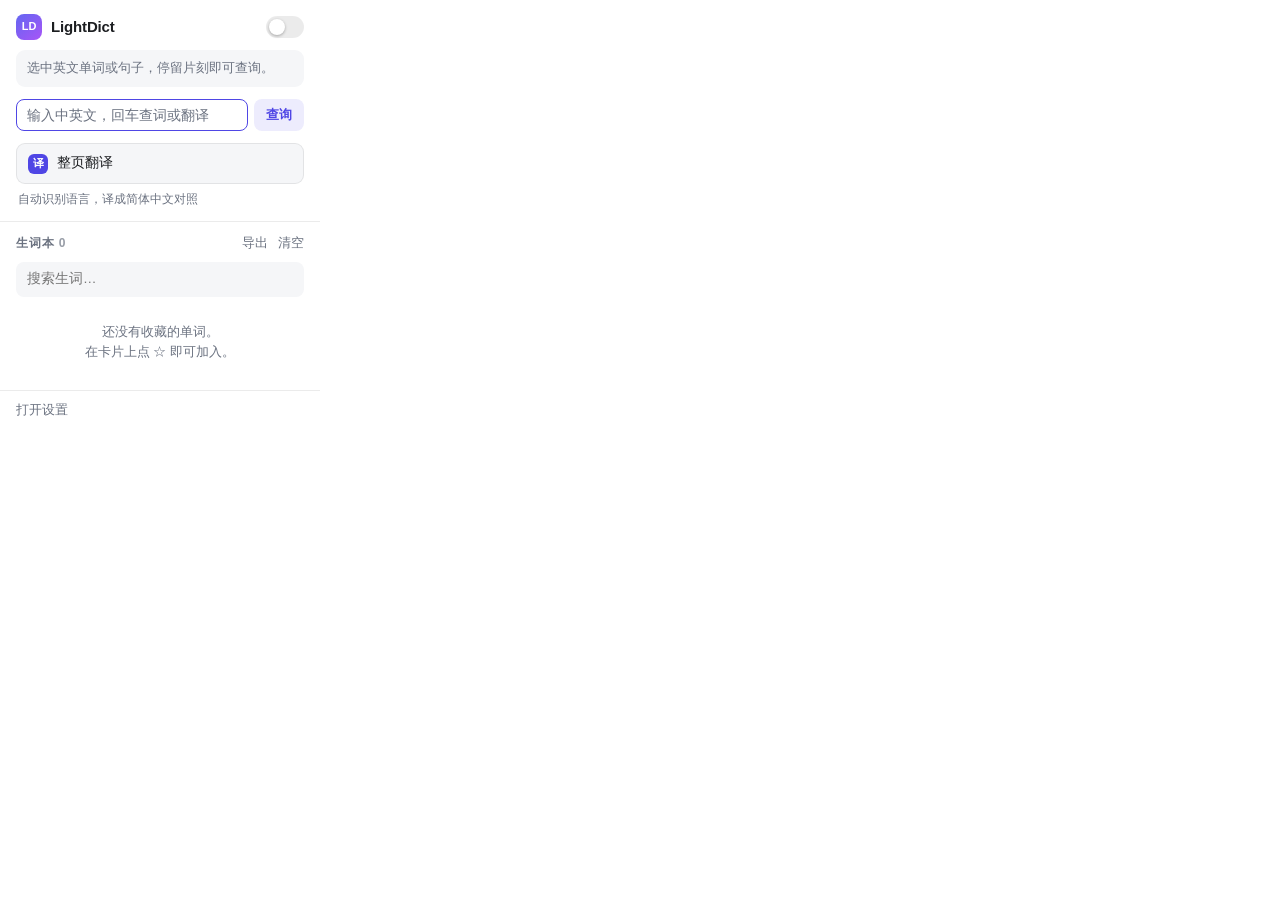
<file: src/popup/popup.html>
<!doctype html>
<html lang="zh-CN">
<head>
  <meta charset="utf-8" />
  <title>LightDict</title>
  <link rel="stylesheet" href="popup.css" />
</head>
<body>
  <header class="top">
    <div class="brand">
      <span class="logo">LD</span>
      <span class="name">LightDict</span>
    </div>
    <label class="switch" title="启用划词"><input type="checkbox" id="enabled" /><i></i></label>
  </header>

  <div class="tip" id="tip">选中英文单词或句子，停留片刻即可查询。</div>

  <!-- 手动查词：不用先在页面上划词，直接输入中英文查释义或译文 -->
  <section class="ask">
    <div class="ask-box">
      <input type="text" id="q" placeholder="输入中英文，回车查词或翻译"
        autocomplete="off" autocapitalize="off" spellcheck="false" autofocus />
      <button class="ask-go" id="qGo">查询</button>
    </div>
    <div class="ask-out" id="qOut" hidden></div>
  </section>

  <section class="page">
    <button class="page-btn" id="pageBtn">
      <span class="page-mark">译</span>
      <b id="pageLabel">整页翻译</b>
    </button>
    <!-- 括号里的快捷键由 popup.js 按浏览器里登记的那个补上（macOS 上是 ⌥T） -->
    <p class="page-note" id="pageNote">自动识别语言，译成简体中文对照</p>
  </section>

  <section class="book">
    <div class="book-head">
      <h2>生词本 <em id="count">0</em></h2>
      <div class="tools">
        <button class="link" id="export">导出</button>
        <button class="link" id="clear">清空</button>
      </div>
    </div>
    <input type="search" id="search" placeholder="搜索生词…" />
    <ul id="list"></ul>
    <p class="empty" id="empty">还没有收藏的单词。<br />在卡片上点 ☆ 即可加入。</p>
  </section>

  <footer>
    <button class="link" id="options">打开设置</button>
  </footer>

  <!-- 挑嗓音的规则和卡片、设置页共用一份；它是普通脚本，得排在模块前面 -->
  <script src="../common/voices.js"></script>
  <script type="module" src="popup.js"></script>
</body>
</html>
</file>
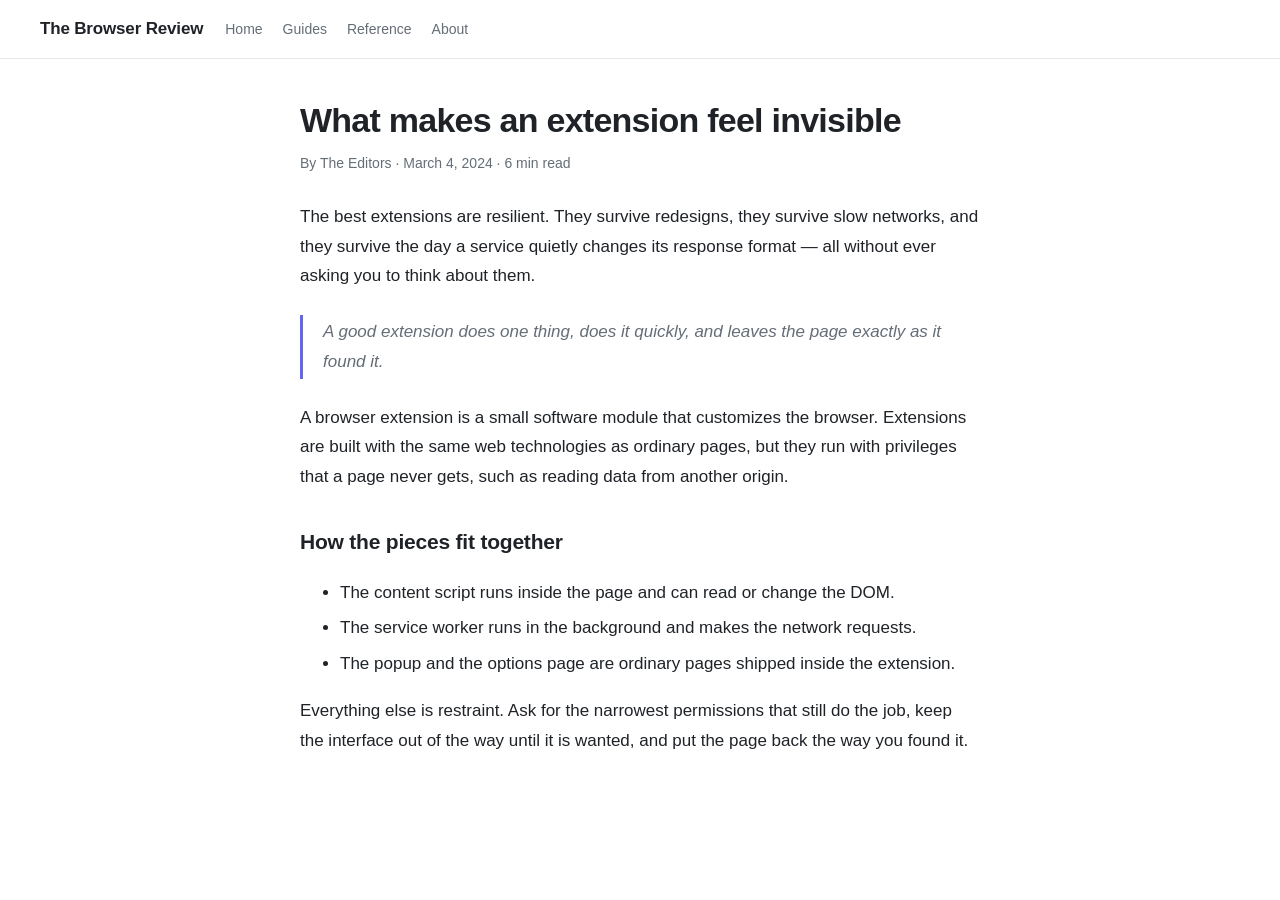
<file: tools/store/stage.html>
<!doctype html>
<!--
  商店宣传图的「舞台」：一个看着像真网页的文章页，跑的是真正的 content.js 与
  page-translate.js，后台换成本文件底部的假数据。

  docs/screenshots/ 那几张是 demo/preview.html 拍的，页面上写着「卡片预览」
  「数据为本地假数据」——自测够用，但放进商店列表里会让人以为扩展就长这样。
  所以另起一个舞台：内容是一篇正常的文章，截出来才像「装上之后的样子」。

    ?doc=en|zh          换英文 / 中文文章
    ?card=word|sentence 自动选中对应的样例并弹卡片
    ?page=1             自动整页翻译
    ?theme=dark         深色
-->
<html lang="en">
<head>
  <meta charset="utf-8" />
  <title>LightDict 商店截图舞台</title>
  <style>
    :root {
      --bg: #ffffff; --fg: #1f2328; --muted: #656d76; --line: #e4e8ed;
      --bar: #ffffff; --barfg: #1f2328; --code: #f6f8fa;
    }
    body[data-dark] {
      --bg: #0d1117; --fg: #e6edf3; --muted: #8b949e; --line: #21262d;
      --bar: #010409; --barfg: #e6edf3; --code: #161b22;
    }
    * { box-sizing: border-box; }
    body {
      margin: 0; background: var(--bg); color: var(--fg);
      font: 400 17px/1.75 -apple-system, BlinkMacSystemFont, "Segoe UI", "PingFang SC", sans-serif;
    }
    .bar {
      display: flex; align-items: center; gap: 22px;
      padding: 14px 40px; background: var(--bar); color: var(--barfg);
      border-bottom: 1px solid var(--line);
    }
    .bar .brand { font-weight: 700; letter-spacing: -.01em; }
    .bar nav { display: flex; gap: 20px; font-size: 14px; color: var(--muted); }
    main { max-width: 760px; margin: 0 auto; padding: 40px 40px 60px; }
    h1 { font-size: 34px; line-height: 1.25; letter-spacing: -.022em; margin: 0 0 10px; }
    h2 { font-size: 21px; margin: 32px 0 8px; letter-spacing: -.01em; }
    .meta { color: var(--muted); font-size: 14px; margin: 0 0 26px; }
    p { margin: 0 0 18px; }
    blockquote {
      margin: 24px 0; padding: 2px 20px; border-left: 3px solid #6366f1;
      color: var(--muted); font-style: italic;
    }
    li { margin-bottom: 6px; }
    code { background: var(--code); padding: 2px 6px; border-radius: 5px; font-size: .88em; }
  </style>
</head>
<body>
  <div class="bar">
    <span class="brand">The Browser Review</span>
    <nav><a>Home</a><a>Guides</a><a>Reference</a><a>About</a></nav>
  </div>

  <main id="en">
    <h1>What makes an extension feel invisible</h1>
    <p class="meta">By The Editors · March 4, 2024 · 6 min read</p>

    <p>The best extensions are <span id="t-word">resilient</span>. They survive redesigns, they
      survive slow networks, and they survive the day a service quietly changes its response
      format — all without ever asking you to think about them.</p>

    <blockquote><span id="t-sentence">A good extension does one thing, does it quickly, and leaves
      the page exactly as it found it.</span></blockquote>

    <p>A browser extension is a small software module that customizes the browser. Extensions are
      built with the same web technologies as ordinary pages, but they run with privileges that a
      page never gets, such as reading data from another origin.</p>

    <h2>How the pieces fit together</h2>
    <ul>
      <li>The content script runs inside the page and can read or change the DOM.</li>
      <li>The service worker runs in the background and makes the network requests.</li>
      <li>The popup and the options page are ordinary pages shipped inside the extension.</li>
    </ul>

    <p>Everything else is restraint. Ask for the narrowest permissions that still do the job, keep
      the interface out of the way until it is wanted, and put the page back the way you found it.</p>
  </main>

  <main id="zh" hidden lang="zh-CN">
    <h1>让浏览器扩展「消失」的那些设计</h1>
    <p class="meta">编辑部 · 2024 年 3 月 4 日 · 6 分钟读完</p>

    <p>做得好的扩展有一个共同点：它们足够皮实。改版扛得住，网络慢扛得住，某个服务哪天
      悄悄换了返回格式也扛得住。<span id="z-word">人工智能</span>翻译近几年把这件事的
      下限抬高了不少，但把结果安静地递到眼前，仍然是设计问题而不是模型问题。</p>

    <p>浏览器扩展是一个用来定制浏览器的小型软件模块。它用的是和普通网页一样的技术，
      却跑在网页永远拿不到的权限之上。</p>

    <blockquote><span id="z-sentence">好的扩展只做一件事，做得够快，并且把页面原样留在它来时的样子。</span></blockquote>

    <h2>克制才是重点</h2>
    <p>只要能把事情办成，权限就该要得越窄越好；界面在没人叫它之前就该待着别动。真正难的
      不是把功能做出来，而是决定哪些功能不做。</p>

    <p>说到底，一个扩展值不值得留在浏览器里，取决于你有没有在不需要它的时候想起过它。
      最好的答案是没有。</p>
  </main>

  <script>
    const Q = new URLSearchParams(location.search);
    if (Q.get('theme') === 'dark') document.body.setAttribute('data-dark', '');
    if (Q.get('doc') === 'zh') {
      document.getElementById('en').hidden = true;
      document.getElementById('zh').hidden = false;
      document.documentElement.lang = 'zh-CN';
    }

    /* ---- 假数据 ---- */
    const WORD = {
      kind: 'word',
      data: {
        word: 'resilient',
        translation: '有弹性的',
        phonetics: { uk: '/rɪˈzɪliənt/', us: '/rɪˈzɪljənt/', text: '' },
        audio: { us: '', uk: '', other: '', tts: { uk: '', us: '' } },
        zh: [{ pos: '形容词', terms: ['有弹性的', '适应力强的', '可迅速恢复的'] }],
        en: [{ pos: 'adjective', defs: [{ def: 'Able to withstand or recover quickly from difficult conditions.', example: 'a resilient economy' }] }],
        speak: { text: 'resilient', lang: 'en' },
        sources: ['Google 翻译', '有道词典', 'Free Dictionary']
      }
    };
    const SENTENCE = {
      kind: 'text',
      data: {
        text: 'A good extension does one thing, does it quickly, and leaves the page exactly as it found it.',
        translation: '好的扩展只做一件事，做得够快，并且把页面原样留在它来时的样子。',
        speak: { text: 'A good extension does one thing, does it quickly, and leaves the page exactly as it found it.', lang: 'en' },
        sources: ['Google 翻译']
      }
    };
    const ZH_WORD = {
      kind: 'word',
      data: {
        word: '人工智能',
        lang: 'zh',
        translation: 'artificial intelligence',
        phonetics: { uk: '', us: '', text: 'rén gōng zhì néng' },
        audio: { us: '', uk: '', other: '', tts: { uk: '', us: '' } },
        zh: [{ pos: '', terms: ['artificial intelligence', 'AI'] }],
        en: [],
        speak: { text: 'artificial intelligence', lang: 'en' },
        sources: ['有道汉英', 'Google 翻译']
      }
    };

    /** 整页翻译的假译文，只覆盖本页英文段落。 */
    const PHRASEBOOK = {
      'What makes an extension feel invisible': '好的扩展，为什么让人感觉不到它',
      'By The Editors · March 4, 2024 · 6 min read': '编辑部 · 2024 年 3 月 4 日 · 6 分钟读完',
      'A browser extension is a small software module that customizes the browser. Extensions are built with the same web technologies as ordinary pages, but they run with privileges that a page never gets, such as reading data from another origin.':
        '浏览器扩展是一个用来定制浏览器的小型软件模块。它用的是和普通网页一样的 Web 技术，却跑在网页永远拿不到的权限之上，比如读取另一个源的数据。',
      'The best extensions are resilient. They survive redesigns, they survive slow networks, and they survive the day a service quietly changes its response format — all without ever asking you to think about them.':
        '最好的扩展都很皮实。改版扛得住，网络慢扛得住，某个服务哪天悄悄换了返回格式也扛得住——而且全程不用你分神想起它。',
      'A good extension does one thing, does it quickly, and leaves the page exactly as it found it.':
        '好的扩展只做一件事，做得够快，并且把页面原样留在它来时的样子。',
      'How the pieces fit together': '几个部件是怎么拼起来的',
      'The content script runs inside the page and can read or change the DOM.': '内容脚本跑在页面内部，可以读取或修改 DOM。',
      'The service worker runs in the background and makes the network requests.': 'service worker 跑在后台，负责发起网络请求。',
      'The popup and the options page are ordinary pages shipped inside the extension.': '弹窗和设置页就是随扩展一起打包进去的普通网页。',
      'Everything else is restraint. Ask for the narrowest permissions that still do the job, keep the interface out of the way until it is wanted, and put the page back the way you found it.':
        '剩下的全是克制。只要还能把事办成，权限就要得越窄越好；界面在没人叫它之前先待着别动；离开时把页面还原成你来时的样子。',
      'The Browser Review Home Guides Reference About': 'The Browser Review 首页 指南 参考 关于'
    };

    const listeners = [];
    window.chrome = {
      runtime: {
        onMessage: { addListener: (fn) => listeners.push(fn) },
        getManifest: () => ({ version: 'store' }),
        lastError: null,
        sendMessage(msg, cb) {
          if (msg.type === 'page:translate') {
            const list = msg.texts.map((t) => PHRASEBOOK[t.replace(/\s+/g, ' ').trim()] || '译：' + t);
            setTimeout(() => cb && cb({ ok: true, data: { list } }), 60);
            return;
          }
          const reply =
            msg.type === 'settings' ? { ok: true, data: {
              enabled: true, delay: 300, trigger: 'auto', theme: Q.get('theme') || 'auto',
              showEnglishDef: true, autoSpeak: false, zhToEn: true,
              voiceEn: '', voiceZh: '', blocklist: [], pageStyle: 'plain'
            } } :
            msg.type === 'book:has' ? { ok: true, data: false } :
            msg.type === 'book:toggle' ? { ok: true, data: true } :
            { ok: true, data: null };
          // 设置要立刻回：内容脚本拿到它之前用的是 zhToEn:false 的默认值
          cb && cb(reply);
        },
        // 划词查询走长连接。截图要的是最终形态，所以一次就把完整结果推过去。
        connect() {
          const onMsg = [];
          const onOff = [];
          let open = true;
          return {
            onMessage: { addListener: (fn) => onMsg.push(fn) },
            onDisconnect: { addListener: (fn) => onOff.push(fn) },
            disconnect() { open = false; },
            postMessage(msg) {
              if (msg.type !== 'query') return;
              const data = /[一-鿿]/.test(msg.text)
                ? ZH_WORD
                : msg.text.split(/\s+/).length <= 4 ? WORD : SENTENCE;
              setTimeout(() => {
                if (!open) return;
                onMsg.forEach((fn) => fn({ ok: true, ...data }));
                open = false;
                onOff.forEach((fn) => fn());
              }, 200);
            }
          };
        }
      },
      storage: { onChanged: { addListener() {} } }
    };
  </script>

  <script src="../../src/common/voices.js"></script>
  <script src="../../src/content/content.js"></script>
  <script src="../../src/content/page-translate.js"></script>

  <script>
    const card = Q.get('card');
    if (card) {
      const zh = Q.get('doc') === 'zh';
      const id = (zh ? 'z-' : 't-') + (card === 'sentence' ? 'sentence' : 'word');
      const target = document.getElementById(id);
      // 不滚页面：headless 截图里滚过的那一段不会重绘，顶部会留一条白带。
      // 改成把样例词句摆在文章靠前的位置，卡片自然就落在视口内了。
      const node = target.firstChild;
      const range = document.createRange();
      range.setStart(node, 0);
      range.setEnd(node, node.length);
      const sel = getSelection();
      sel.removeAllRanges();
      sel.addRange(range);
      setTimeout(() => document.dispatchEvent(new MouseEvent('mouseup', { bubbles: true })), 80);
    }
    if (Q.get('page')) {
      addEventListener('load', () => listeners.forEach((fn) => fn({ type: 'page:toggle' }, {}, () => {})));
    }
  </script>
</body>
</html>
</file>
<file: src/options/options.css>
* { box-sizing: border-box; margin: 0; padding: 0; }

:root {
  --bg: #f5f6f8;
  --panel: #fff;
  --fg: #1c1e21;
  --muted: #6b7280;
  --line: rgba(0, 0, 0, .08);
  --accent: #4f46e5;
  --accent-soft: rgba(79, 70, 229, .1);
}
@media (prefers-color-scheme: dark) {
  :root {
    --bg: #16181d;
    --panel: #1e2026;
    --fg: #e8eaed;
    --muted: #9aa0a6;
    --line: rgba(255, 255, 255, .09);
    --accent: #a5b4fc;
    --accent-soft: rgba(165, 180, 252, .14);
  }
}

body {
  background: var(--bg);
  color: var(--fg);
  font: 400 14px/1.6 -apple-system, BlinkMacSystemFont, "Segoe UI", "PingFang SC",
        "Hiragino Sans GB", "Microsoft YaHei", Roboto, sans-serif;
  padding: 40px 20px 60px;
}

.wrap { max-width: 620px; margin: 0 auto; }

.hero { display: flex; align-items: center; gap: 16px; margin-bottom: 26px; }
.logo {
  width: 52px; height: 52px; border-radius: 14px; flex-shrink: 0;
  display: grid; place-items: center;
  background: linear-gradient(140deg, #6366f1, #a855f7);
  color: #fff; font-weight: 700; font-size: 19px; letter-spacing: -.02em;
  box-shadow: 0 8px 20px -6px rgba(99, 102, 241, .6);
}
.hero h1 { font-size: 21px; font-weight: 650; letter-spacing: -.01em; }
.hero p { color: var(--muted); font-size: 13.5px; }

.card {
  background: var(--panel);
  border: 1px solid var(--line);
  border-radius: 14px;
  padding: 6px 20px 18px;
  margin-bottom: 16px;
}
.card h2 {
  font-size: 12px; font-weight: 600; text-transform: uppercase; letter-spacing: .07em;
  color: var(--muted); padding: 16px 0 4px;
}

.row {
  display: flex; align-items: center; gap: 20px;
  padding: 13px 0; border-top: 1px solid var(--line);
}
.card h2 + .row { border-top: 0; }
.row.dim { opacity: .45; }
.pair { display: flex; align-items: center; gap: 8px; }
.pair select { min-width: 210px; }
.label { flex: 1; min-width: 0; }
.label b { display: block; font-weight: 550; font-size: 14px; }
.label span { display: block; color: var(--muted); font-size: 12.5px; margin-top: 1px; }

select, .num, textarea {
  font: inherit; color: var(--fg); background: var(--bg);
  border: 1px solid var(--line); border-radius: 9px; padding: 7px 10px;
}
select { min-width: 168px; cursor: pointer; }
.num { width: 92px; text-align: right; }
textarea { width: 100%; resize: vertical; line-height: 1.7; margin-top: 4px; }
select:focus, .num:focus, textarea:focus { outline: 2px solid var(--accent-soft); border-color: var(--accent); }

.hint { color: var(--muted); font-size: 12.5px; padding: 4px 0 2px; }
.hint code { background: var(--accent-soft); color: var(--accent); padding: 1px 5px; border-radius: 4px; font-size: 12px; }

.slider { display: flex; align-items: center; gap: 12px; }
.slider input { width: 150px; accent-color: var(--accent); }
.slider output { font-variant-numeric: tabular-nums; color: var(--muted); font-size: 13px; min-width: 62px; text-align: right; }

.switch { position: relative; width: 42px; height: 24px; flex-shrink: 0; cursor: pointer; }
.switch input { opacity: 0; width: 0; height: 0; position: absolute; }
.switch i {
  position: absolute; inset: 0; border-radius: 999px;
  background: var(--line); transition: background .18s ease;
}
.switch i::after {
  content: ""; position: absolute; top: 3px; left: 3px; width: 18px; height: 18px;
  background: #fff; border-radius: 50%; transition: transform .18s cubic-bezier(.3, 1.4, .6, 1);
  box-shadow: 0 1px 3px rgba(0, 0, 0, .3);
}
.switch input:checked + i { background: var(--accent); }
.switch input:checked + i::after { transform: translateX(18px); }
.switch input:focus-visible + i { outline: 2px solid var(--accent-soft); outline-offset: 2px; }

.btn {
  font: inherit; color: var(--fg); background: var(--bg);
  border: 1px solid var(--line); border-radius: 9px; padding: 7px 14px; cursor: pointer;
  transition: background .15s ease, color .15s ease, border-color .15s ease;
}
.btn:hover { background: var(--accent-soft); color: var(--accent); border-color: transparent; }

footer { text-align: center; color: var(--muted); font-size: 12px; margin-top: 26px; }

.toast {
  position: fixed; left: 50%; bottom: 28px; transform: translate(-50%, 16px);
  background: var(--fg); color: var(--panel); padding: 9px 18px; border-radius: 999px;
  font-size: 13px; opacity: 0; pointer-events: none; transition: opacity .2s ease, transform .2s ease;
}
.toast.show { opacity: 1; transform: translate(-50%, 0); }
</file>
<file: src/popup/popup.css>
* { box-sizing: border-box; margin: 0; padding: 0; }

:root {
  --bg: #fff;
  --sub: #f5f6f8;
  --fg: #1c1e21;
  --muted: #6b7280;
  --line: rgba(0, 0, 0, .08);
  --accent: #4f46e5;
  --accent-soft: rgba(79, 70, 229, .1);
}
@media (prefers-color-scheme: dark) {
  :root {
    --bg: #1e2026;
    --sub: #16181d;
    --fg: #e8eaed;
    --muted: #9aa0a6;
    --line: rgba(255, 255, 255, .09);
    --accent: #a5b4fc;
    --accent-soft: rgba(165, 180, 252, .14);
  }
}

body {
  width: 320px;
  background: var(--bg);
  color: var(--fg);
  font: 400 13.5px/1.55 -apple-system, BlinkMacSystemFont, "Segoe UI", "PingFang SC",
        "Hiragino Sans GB", "Microsoft YaHei", Roboto, sans-serif;
}

.top { display: flex; align-items: center; justify-content: space-between; padding: 14px 16px 10px; }
.brand { display: flex; align-items: center; gap: 9px; }
.logo {
  width: 26px; height: 26px; border-radius: 8px; display: grid; place-items: center;
  background: linear-gradient(140deg, #6366f1, #a855f7);
  color: #fff; font-size: 11px; font-weight: 700;
}
.name { font-weight: 600; font-size: 15px; letter-spacing: -.01em; }

.tip { margin: 0 16px 12px; padding: 9px 11px; border-radius: 9px; background: var(--sub); color: var(--muted); font-size: 12.5px; }
.tip.off { background: rgba(239, 68, 68, .1); color: #ef4444; }

/* ------------------------------------------------------------ 查词翻译 */

.ask { padding: 0 16px 12px; }
.ask-box { display: flex; gap: 6px; }
#q {
  flex: 1; min-width: 0; height: 32px; padding: 0 10px; font: inherit;
  color: var(--fg); background: var(--sub); border: 1px solid transparent; border-radius: 8px;
}
#q::placeholder { color: var(--muted); }
#q:focus { outline: none; border-color: var(--accent); background: var(--bg); }
.ask-go {
  flex-shrink: 0; height: 32px; padding: 0 12px; border: 0; border-radius: 8px;
  background: var(--accent-soft); color: var(--accent);
  font: inherit; font-size: 13px; font-weight: 600; cursor: pointer;
}
.ask-go:hover { background: var(--accent); color: var(--bg); }

/* 结果区。样式对着划词卡片来，看到的东西两处一致。 */
.ask-out {
  margin-top: 10px; padding: 10px 11px; border-radius: 10px;
  background: var(--sub); max-height: 300px; overflow-y: auto;
}
.r-head { display: flex; align-items: flex-start; gap: 8px; }
.r-title { flex: 1; min-width: 0; }
.r-word { display: block; font-size: 16px; font-weight: 600; line-height: 1.3; word-break: break-word; }
.r-phon { display: block; margin-top: 2px; font-size: 12px; color: var(--muted); }
.r-phon > span, .r-phon > button { margin-right: 8px; }
.r-phon i { font-style: normal; opacity: .7; margin-right: 3px; }
/* 能单独试听的音标做成按钮，但看上去仍是一行普通文字。 */
.r-phon-btn {
  font: inherit; color: inherit; border: 0; padding: 0; background: transparent;
  cursor: pointer; border-radius: 4px;
}
.r-phon-btn:hover, .r-phon-btn:hover i { color: var(--accent); opacity: 1; }

.r-acts { display: flex; gap: 2px; flex-shrink: 0; margin: -2px -4px 0 0; }
.r-btn {
  display: inline-flex; align-items: center; justify-content: center;
  width: 24px; height: 24px; border: 0; border-radius: 6px;
  background: transparent; color: var(--muted); cursor: pointer;
}
.r-btn:hover { background: var(--accent-soft); color: var(--accent); }
.r-btn svg { width: 14px; height: 14px; display: block; }
.r-btn.on { color: #f59e0b; }
.r-btn.on svg { fill: #f59e0b; }

.r-body { margin-top: 8px; }
.r-main { font-size: 14px; font-weight: 550; line-height: 1.5; margin-bottom: 7px; }
.r-def { display: flex; gap: 7px; margin-top: 5px; font-size: 13px; }
.r-def:first-child { margin-top: 0; }
.r-pos {
  flex-shrink: 0; min-width: 32px; height: 19px; padding: 0 6px;
  display: inline-flex; align-items: center; justify-content: center;
  border-radius: 5px; background: var(--accent-soft); color: var(--accent);
  font-size: 11px; font-weight: 600; line-height: 1; margin-top: 2px;
}
.r-terms { flex: 1; min-width: 0; }
.r-trans { font-size: 14px; line-height: 1.6; }
.r-orig {
  margin-top: 8px; padding-top: 8px; border-top: 1px dashed var(--line);
  font-size: 12px; color: var(--muted); font-style: italic;
}
/* 下面生词本那条 ul/li 的通用规则会打到这里，逐条盖回来。 */
.r-en {
  margin: 7px 0 0; max-height: none; overflow: visible;
  font-size: 12.5px; color: var(--muted); list-style: none;
}
.r-en li { display: block; margin: 4px 0 0; padding: 0; border-radius: 0; }
.r-en li:hover { background: transparent; }
.r-en em { color: var(--accent); font-size: 11.5px; margin-right: 5px; font-style: italic; }

.r-src {
  margin-top: 9px; padding-top: 6px; border-top: 1px solid var(--line);
  font-size: 11px; color: var(--muted); opacity: .8;
}
.r-error { font-size: 12.5px; color: var(--muted); }
.r-error b { display: block; color: var(--fg); font-weight: 600; margin-bottom: 3px; }

/* 结果分批到达：还没回来的那几路先晃一条微光条。 */
.r-skeleton span, .r-wait {
  display: block; height: 10px; border-radius: 5px; margin-top: 7px;
  background: linear-gradient(90deg, var(--line), var(--accent-soft), var(--line));
  background-size: 200% 100%; animation: r-shine 1.1s linear infinite;
}
.r-skeleton span:first-child { margin-top: 0; }
.r-skeleton span:nth-child(2) { width: 76%; }
.r-skeleton span:nth-child(3) { width: 54%; }
.r-wait { width: 60%; }
@keyframes r-shine { from { background-position: 200% 0; } to { background-position: -200% 0; } }

.page { padding: 0 16px 12px; }
.page-btn {
  display: flex; align-items: center; gap: 9px; width: 100%;
  padding: 9px 11px; border: 1px solid var(--line); border-radius: 9px;
  background: var(--sub); color: var(--fg); font: inherit; cursor: pointer;
  transition: border-color .12s ease, background .12s ease;
}
.page-btn:hover:not(:disabled) { border-color: var(--accent); background: var(--accent-soft); }
.page-btn:disabled { opacity: .5; cursor: default; }
.page-btn b { font-weight: 550; }
.page-mark {
  width: 20px; height: 20px; flex-shrink: 0; border-radius: 6px;
  display: grid; place-items: center;
  background: var(--accent); color: #fff; font-size: 11px; font-weight: 700;
}
.page-btn.on .page-mark { background: #f59e0b; }
.page-note { margin: 6px 2px 0; color: var(--muted); font-size: 12px; }

.book { border-top: 1px solid var(--line); padding: 12px 16px 4px; }
.book-head { display: flex; align-items: baseline; justify-content: space-between; }
.book h2 { font-size: 12px; font-weight: 600; text-transform: uppercase; letter-spacing: .07em; color: var(--muted); }
.book h2 em { font-style: normal; opacity: .7; }
.tools { display: flex; gap: 10px; }

#search {
  width: 100%; margin: 9px 0 6px; padding: 6px 10px; font: inherit;
  color: var(--fg); background: var(--sub); border: 1px solid transparent; border-radius: 8px;
}
#search:focus { outline: none; border-color: var(--accent); background: var(--bg); }

ul { list-style: none; max-height: 260px; overflow-y: auto; margin: 0 -6px; }
li {
  display: flex; align-items: baseline; gap: 8px;
  padding: 7px 6px; border-radius: 8px;
}
li:hover { background: var(--sub); }
li .w { font-weight: 550; flex-shrink: 0; }
li .b { color: var(--muted); font-size: 12.5px; flex: 1; min-width: 0; overflow: hidden; text-overflow: ellipsis; white-space: nowrap; }
li .del {
  border: 0; background: transparent; color: var(--muted); cursor: pointer;
  font-size: 15px; line-height: 1; opacity: 0; padding: 0 2px;
}
li:hover .del { opacity: 1; }
li .del:hover { color: #ef4444; }

.empty { color: var(--muted); font-size: 12.5px; text-align: center; padding: 20px 0 16px; }

footer { border-top: 1px solid var(--line); padding: 9px 16px; margin-top: 8px; }

.link {
  border: 0; background: transparent; padding: 0; cursor: pointer;
  color: var(--muted); font: inherit; font-size: 12.5px;
}
.link:hover { color: var(--accent); }

.switch { position: relative; width: 38px; height: 22px; cursor: pointer; }
.switch input { opacity: 0; width: 0; height: 0; position: absolute; }
.switch i { position: absolute; inset: 0; border-radius: 999px; background: var(--line); transition: background .18s ease; }
.switch i::after {
  content: ""; position: absolute; top: 3px; left: 3px; width: 16px; height: 16px;
  background: #fff; border-radius: 50%; transition: transform .18s cubic-bezier(.3, 1.4, .6, 1);
  box-shadow: 0 1px 3px rgba(0, 0, 0, .3);
}
.switch input:checked + i { background: var(--accent); }
.switch input:checked + i::after { transform: translateX(16px); }
</file>
